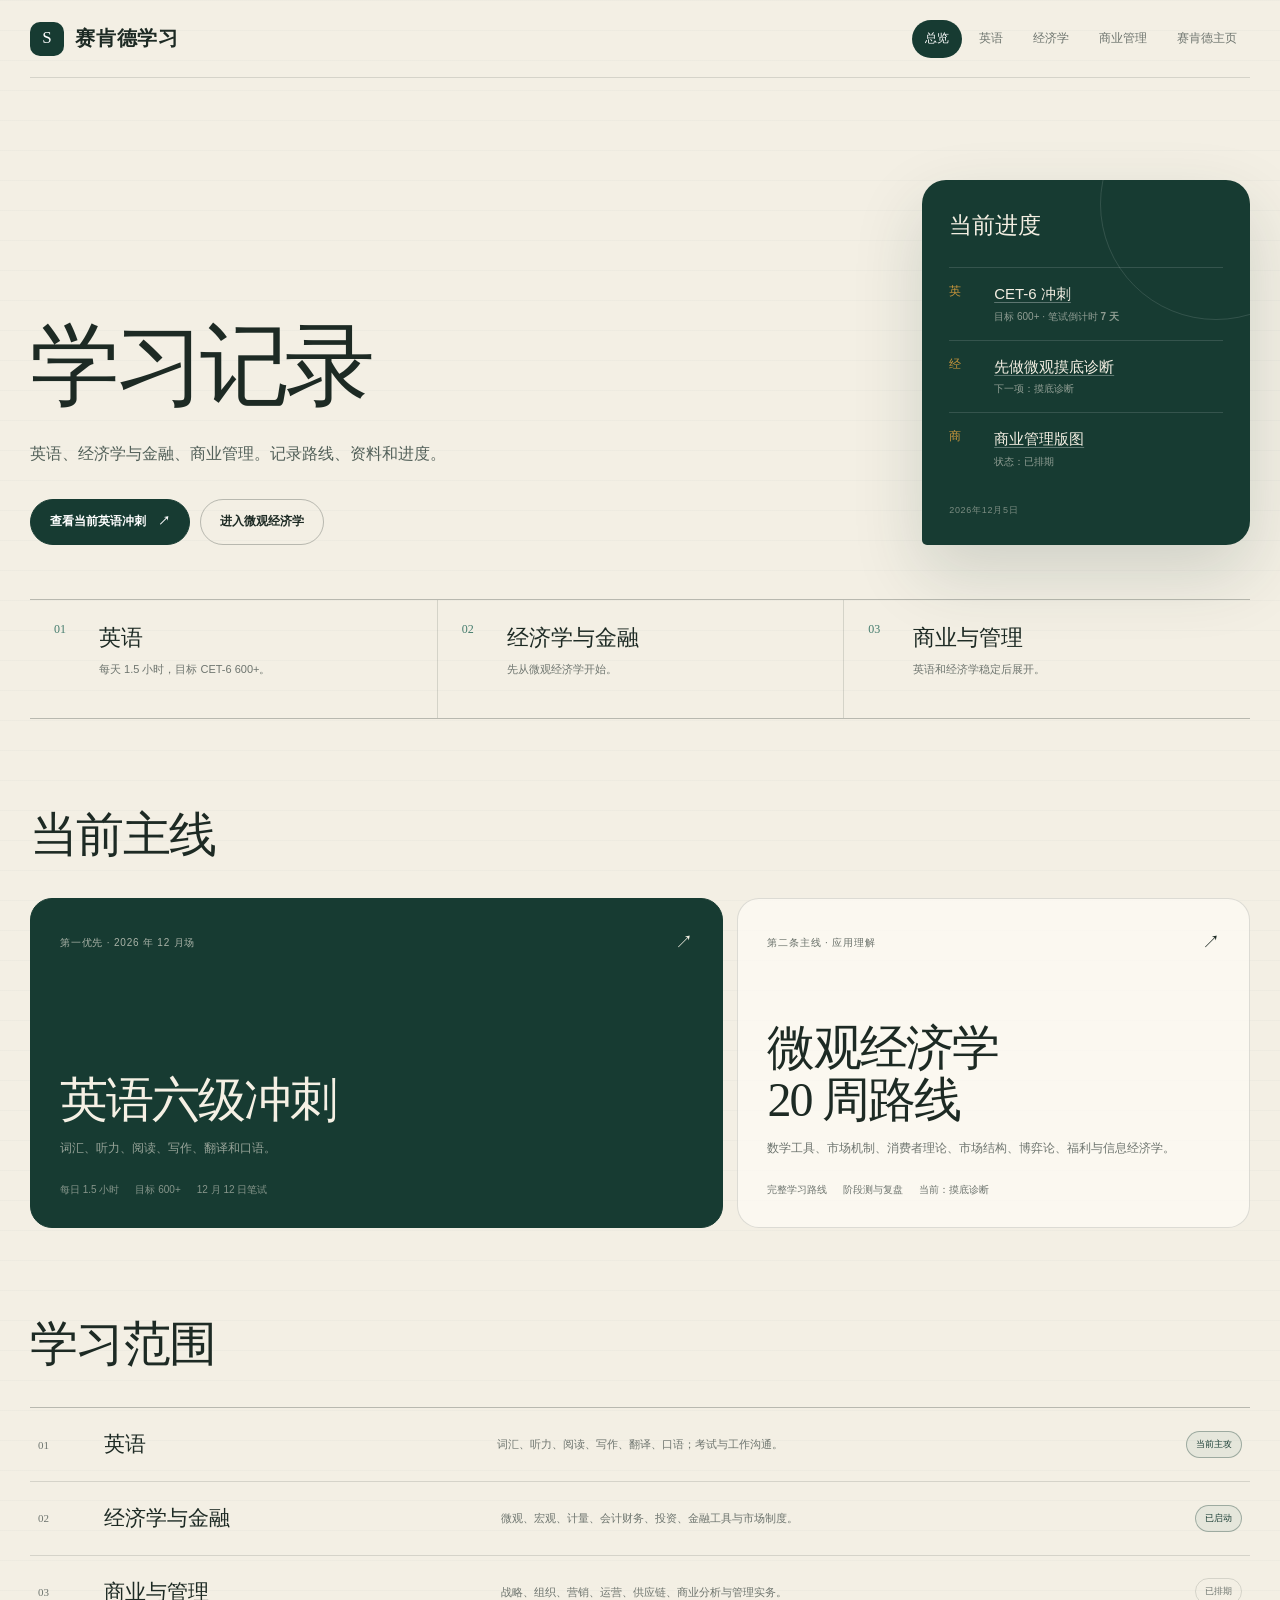
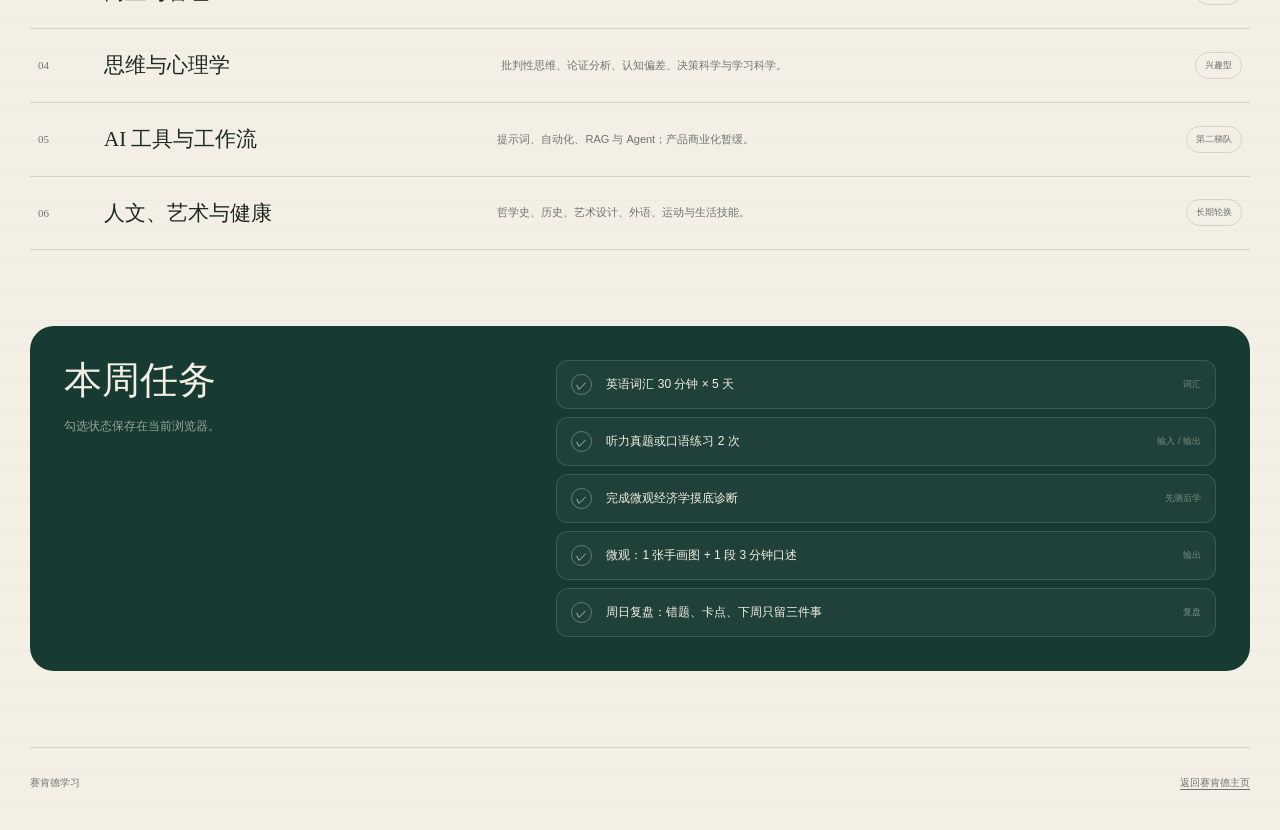
<file: index.html>
<!doctype html>
<html lang="zh-CN">
<head>
  <meta charset="utf-8" />
  <meta name="viewport" content="width=device-width, initial-scale=1, viewport-fit=cover" />
  <title>赛肯德学习｜英语、经济学与商业管理</title>
  <meta name="description" content="英语、经济学与金融、商业管理的学习路线、资料与进度。" />
  <meta name="theme-color" content="#f3efe4" />
  <link rel="canonical" href="https://learn.saikende.cn/" />
  <meta property="og:title" content="赛肯德学习" />
  <meta property="og:description" content="英语、经济学与金融、商业管理的学习记录。" />
  <meta property="og:url" content="https://learn.saikende.cn/" />
  <link rel="icon" href="data:image/svg+xml,%3Csvg xmlns='http://www.w3.org/2000/svg' viewBox='0 0 64 64'%3E%3Crect width='64' height='64' rx='17' fill='%23173b32'/%3E%3Cpath d='M18 18h28v7H18zm0 11h20v7H18zm0 11h28v7H18z' fill='%23f3efe4'/%3E%3C/svg%3E" />
  <link rel="stylesheet" href="./assets/site.css" />
  <link rel="stylesheet" href="./assets/content.css" />
</head>
<body>
  <header class="page-wrap site-head">
    <a class="brand" href="/" aria-label="赛肯德学习首页">
      <span class="brand-mark">S</span>
      <span class="brand-copy"><strong>赛肯德学习</strong></span>
    </a>
    <nav class="site-nav" aria-label="主导航">
      <a href="/" aria-current="page">总览</a>
      <a href="./english/">英语</a>
      <a href="./economics/microeconomics/">经济学</a>
      <a href="./business/">商业管理</a>
      <a href="https://saikende.cn/">赛肯德主页</a>
    </nav>
  </header>

  <main class="page-wrap">
    <section class="home-hero" aria-labelledby="home-title">
      <div class="hero-copy">
        <h1 id="home-title">学习记录</h1>
        <p class="hero-lead">英语、经济学与金融、商业管理。记录路线、资料和进度。</p>
        <div class="hero-actions">
          <a class="button button--primary" href="./english/">查看当前英语冲刺 <span aria-hidden="true">↗</span></a>
          <a class="button" href="./economics/microeconomics/">进入微观经济学</a>
        </div>
      </div>

      <aside class="today-card" aria-labelledby="today-title">
        <h2 id="today-title">当前进度</h2>
        <ol class="today-list">
          <li>
            <span>英</span>
            <div><a href="./english/">CET-6 冲刺</a><small>目标 600+ · 笔试倒计时 <b data-days-to="2026-12-12">计算中</b></small></div>
          </li>
          <li>
            <span>经</span>
            <div><a href="./economics/microeconomics/diagnostic.html">先做微观摸底诊断</a><small>下一项：摸底诊断</small></div>
          </li>
          <li>
            <span>商</span>
            <div><a href="./business/">商业管理版图</a><small>状态：已排期</small></div>
          </li>
        </ol>
        <p class="today-date"><span data-current-date>今天</span></p>
      </aside>
    </section>

    <section class="priority-band" aria-label="学习优先级">
      <article class="priority-item">
        <span>01</span>
        <div><h2>英语</h2><p>每天 1.5 小时，目标 CET-6 600+。</p></div>
      </article>
      <article class="priority-item">
        <span>02</span>
        <div><h2>经济学与金融</h2><p>先从微观经济学开始。</p></div>
      </article>
      <article class="priority-item">
        <span>03</span>
        <div><h2>商业与管理</h2><p>英语和经济学稳定后展开。</p></div>
      </article>
    </section>

    <section class="section" aria-labelledby="focus-title">
      <div class="section-heading">
        <h2 id="focus-title">当前主线</h2>
      </div>
      <div class="focus-grid">
        <a class="focus-card focus-card--dark" href="./english/">
          <div class="focus-top"><span class="focus-tag">第一优先 · 2026 年 12 月场</span><span class="focus-arrow" aria-hidden="true">↗</span></div>
          <h3>英语六级冲刺</h3>
          <p>词汇、听力、阅读、写作、翻译和口语。</p>
          <div class="focus-meta"><span>每日 1.5 小时</span><span>目标 600+</span><span>12 月 12 日笔试</span></div>
        </a>
        <a class="focus-card" href="./economics/microeconomics/">
          <div class="focus-top"><span class="focus-tag">第二条主线 · 应用理解</span><span class="focus-arrow" aria-hidden="true">↗</span></div>
          <h3>微观经济学<br />20 周路线</h3>
          <p>数学工具、市场机制、消费者理论、市场结构、博弈论、福利与信息经济学。</p>
          <div class="focus-meta"><span>完整学习路线</span><span>阶段测与复盘</span><span>当前：摸底诊断</span></div>
        </a>
      </div>
    </section>

    <section class="section" id="map" aria-labelledby="map-title">
      <div class="section-heading">
        <h2 id="map-title">学习范围</h2>
      </div>
      <ol class="map-list">
        <li class="map-row">
          <span>01</span><h3>英语</h3>
          <p>词汇、听力、阅读、写作、翻译、口语；考试与工作沟通。</p>
          <span class="map-status map-status--now">当前主攻</span>
        </li>
        <li class="map-row">
          <span>02</span><h3>经济学与金融</h3>
          <p>微观、宏观、计量、会计财务、投资、金融工具与市场制度。</p>
          <span class="map-status map-status--now">已启动</span>
        </li>
        <li class="map-row">
          <span>03</span><h3>商业与管理</h3>
          <p>战略、组织、营销、运营、供应链、商业分析与管理实务。</p>
          <span class="map-status">已排期</span>
        </li>
        <li class="map-row">
          <span>04</span><h3>思维与心理学</h3>
          <p>批判性思维、论证分析、认知偏差、决策科学与学习科学。</p>
          <span class="map-status">兴趣型</span>
        </li>
        <li class="map-row">
          <span>05</span><h3>AI 工具与工作流</h3>
          <p>提示词、自动化、RAG 与 Agent；产品商业化暂缓。</p>
          <span class="map-status">第二梯队</span>
        </li>
        <li class="map-row">
          <span>06</span><h3>人文、艺术与健康</h3>
          <p>哲学史、历史、艺术设计、外语、运动与生活技能。</p>
          <span class="map-status">长期轮换</span>
        </li>
      </ol>
    </section>

    <section class="section" aria-labelledby="weekly-title">
      <div class="weekly-panel" data-check-group>
        <div class="weekly-intro">
          <h2 id="weekly-title">本周任务</h2>
          <p>勾选状态保存在当前浏览器。</p>
        </div>
        <div class="check-list">
          <button class="check-item" type="button" data-check="words" aria-pressed="false"><span class="check-box">✓</span><span>英语词汇 30 分钟 × 5 天</span><small>词汇</small></button>
          <button class="check-item" type="button" data-check="listening" aria-pressed="false"><span class="check-box">✓</span><span>听力真题或口语练习 2 次</span><small>输入 / 输出</small></button>
          <button class="check-item" type="button" data-check="diagnostic" aria-pressed="false"><span class="check-box">✓</span><span>完成微观经济学摸底诊断</span><small>先测后学</small></button>
          <button class="check-item" type="button" data-check="micro" aria-pressed="false"><span class="check-box">✓</span><span>微观：1 张手画图 + 1 段 3 分钟口述</span><small>输出</small></button>
          <button class="check-item" type="button" data-check="review" aria-pressed="false"><span class="check-box">✓</span><span>周日复盘：错题、卡点、下周只留三件事</span><small>复盘</small></button>
        </div>
      </div>
    </section>
  </main>

  <footer class="page-wrap site-footer">
    <p>赛肯德学习</p>
    <p><a href="https://saikende.cn/">返回赛肯德主页</a></p>
  </footer>

  <script src="./assets/app.js"></script>
</body>
</html>
</file>
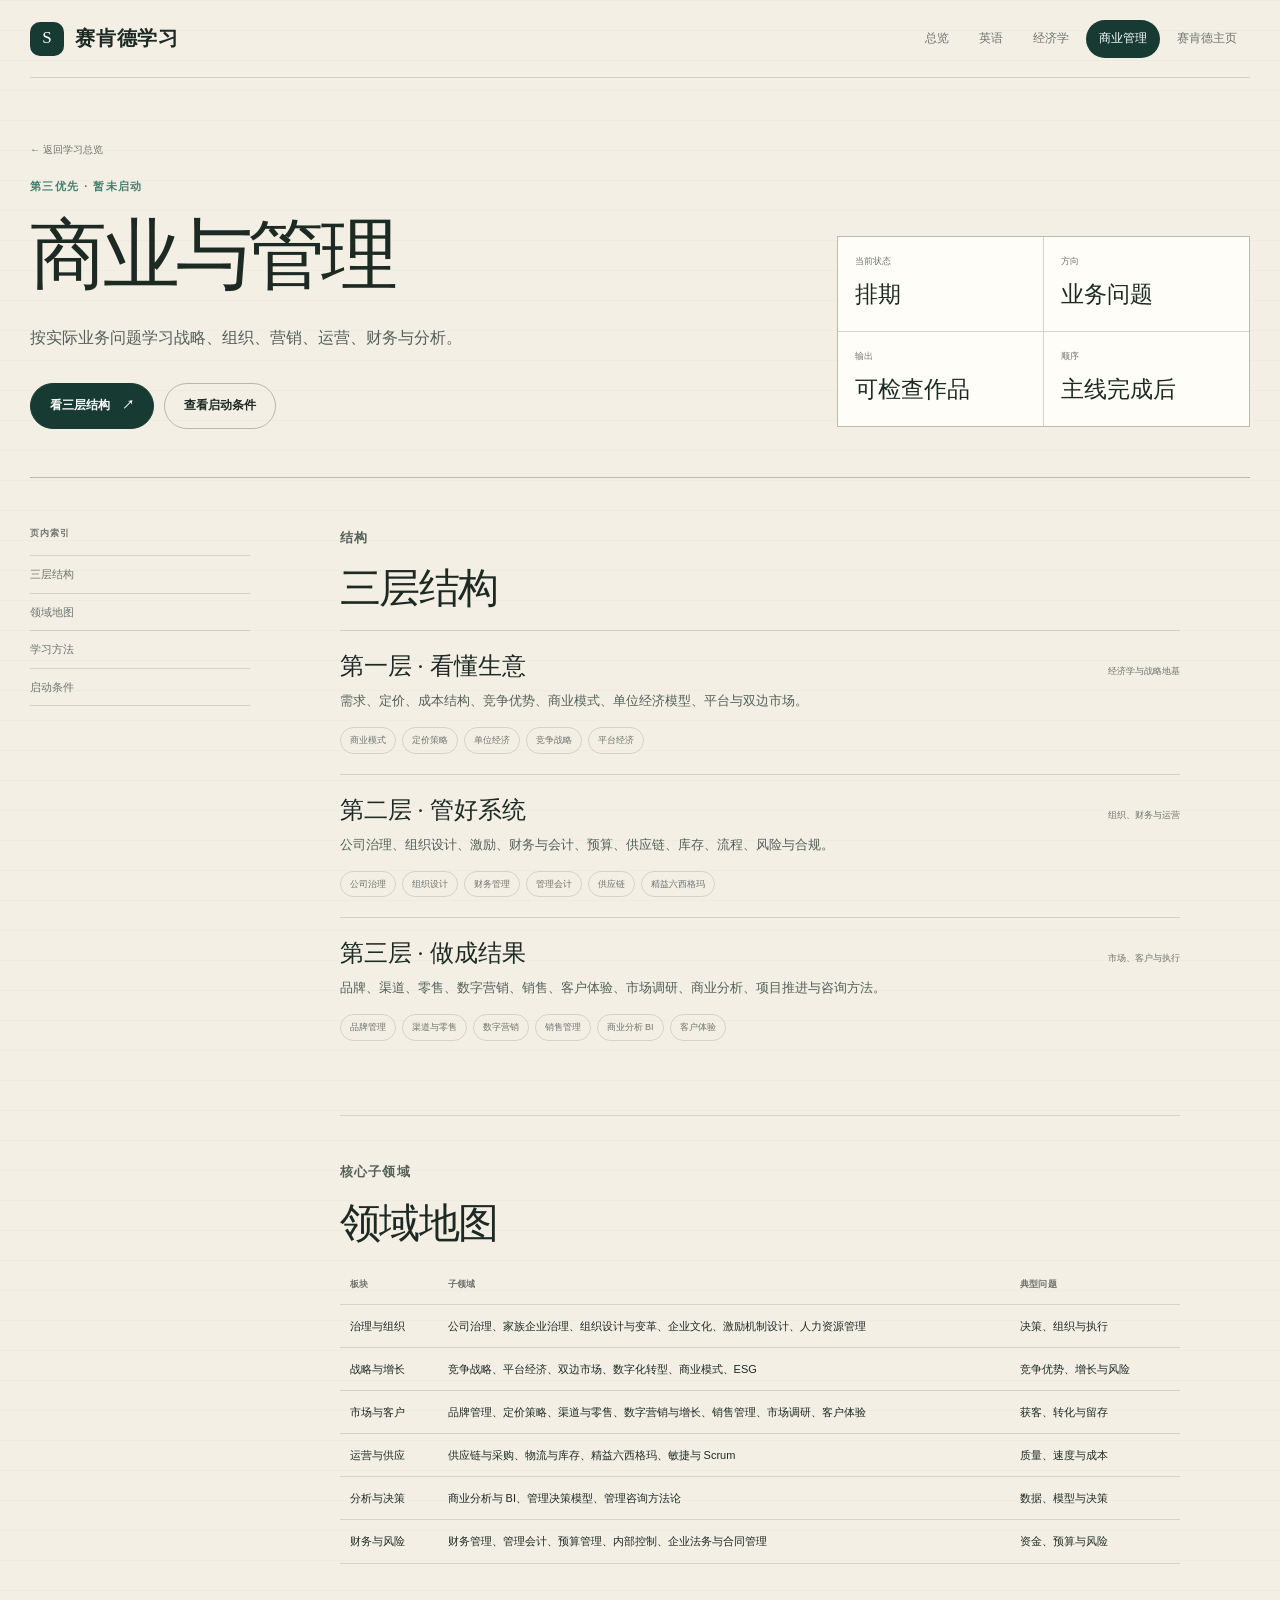
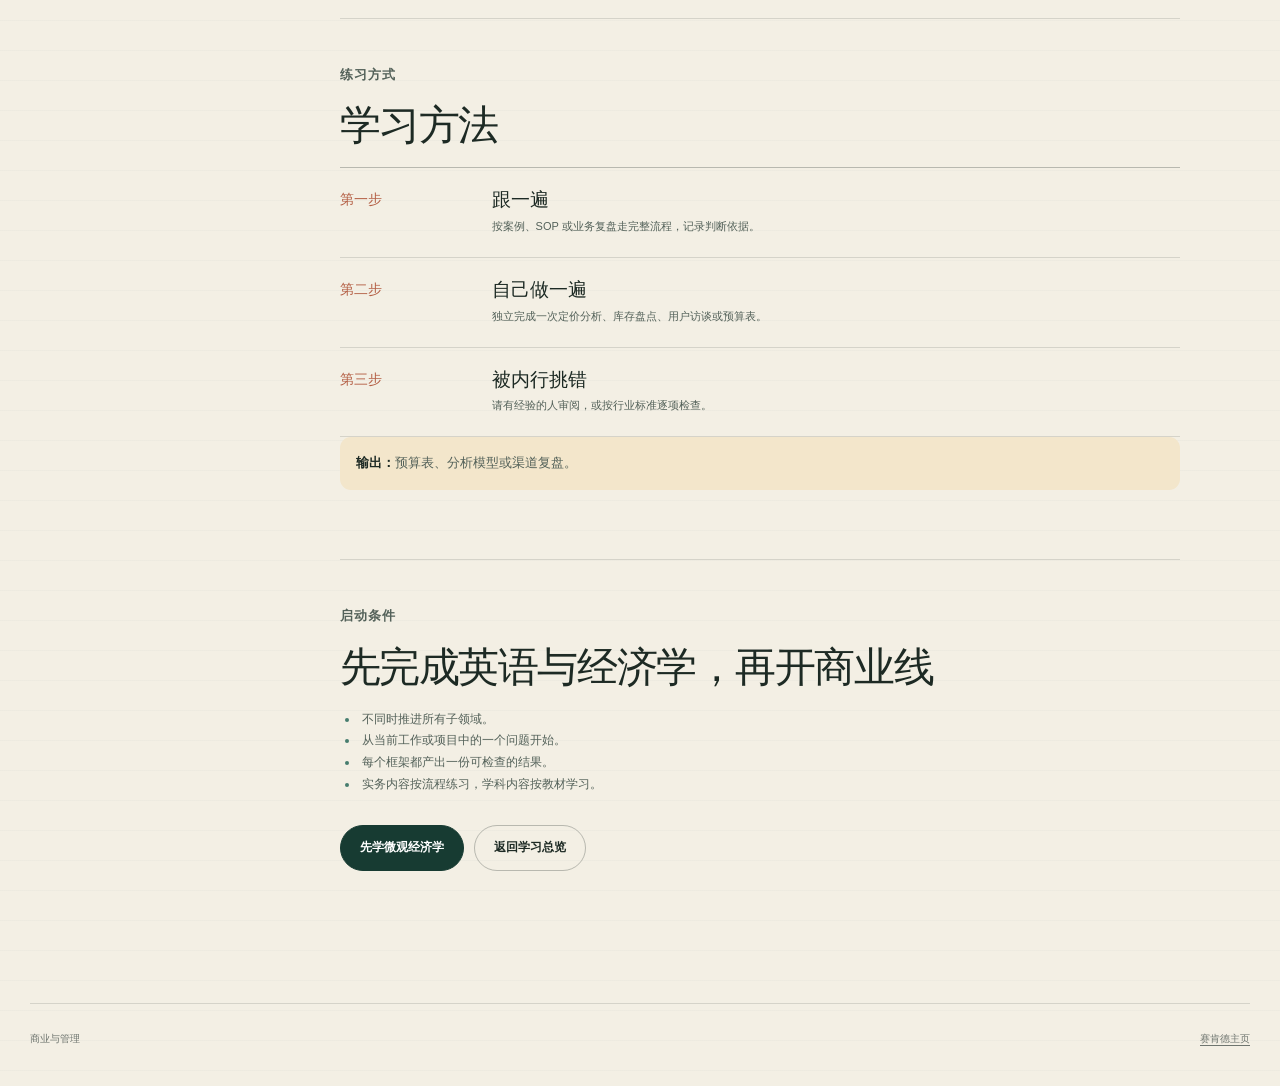
<file: business/index.html>
<!doctype html>
<html lang="zh-CN">
<head>
  <meta charset="utf-8" />
  <meta name="viewport" content="width=device-width, initial-scale=1" />
  <title>商业与管理｜赛肯德学习</title>
  <meta name="description" content="商业与管理学习版图：战略、组织、营销、运营、供应链、财务与商业分析，以真实业务问题组织学习。" />
  <meta name="theme-color" content="#f3efe4" />
  <link rel="canonical" href="https://learn.saikende.cn/business/" />
  <link rel="icon" href="data:image/svg+xml,%3Csvg xmlns='http://www.w3.org/2000/svg' viewBox='0 0 64 64'%3E%3Crect width='64' height='64' rx='17' fill='%23173b32'/%3E%3Cpath d='M18 18h28v7H18zm0 11h20v7H18zm0 11h28v7H18z' fill='%23f3efe4'/%3E%3C/svg%3E" />
  <link rel="stylesheet" href="../assets/site.css" />
  <link rel="stylesheet" href="../assets/content.css" />
</head>
<body>
  <header class="page-wrap site-head">
    <a class="brand" href="/" aria-label="赛肯德学习首页">
      <span class="brand-mark">S</span>
      <span class="brand-copy"><strong>赛肯德学习</strong></span>
    </a>
    <nav class="site-nav" aria-label="主导航">
      <a href="/">总览</a>
      <a href="../english/">英语</a>
      <a href="../economics/microeconomics/">经济学</a>
      <a href="./" aria-current="page">商业管理</a>
      <a href="https://saikende.cn/">赛肯德主页</a>
    </nav>
  </header>

  <main class="page-wrap">
    <section class="track-hero">
      <div>
        <a class="back-link" href="/">← 返回学习总览</a>
        <p class="hero-mark">第三优先 · 暂未启动</p>
        <h1>商业与管理</h1>
        <p class="hero-lead">按实际业务问题学习战略、组织、营销、运营、财务与分析。</p>
        <div class="hero-actions">
          <a class="button button--primary" href="#layers">看三层结构 <span aria-hidden="true">↗</span></a>
          <a class="button" href="#rules">查看启动条件</a>
        </div>
      </div>
      <aside class="track-aside">
        <div class="stat-grid">
          <div class="stat"><small>当前状态</small><strong>排期</strong></div>
          <div class="stat"><small>方向</small><strong>业务问题</strong></div>
          <div class="stat"><small>输出</small><strong>可检查作品</strong></div>
          <div class="stat"><small>顺序</small><strong>主线完成后</strong></div>
        </div>
      </aside>
    </section>

    <div class="article-shell">
      <aside class="side-index">
        <h2>页内索引</h2>
        <nav aria-label="页内目录">
          <a href="#layers">三层结构</a>
          <a href="#map">领域地图</a>
          <a href="#method">学习方法</a>
          <a href="#rules">启动条件</a>
        </nav>
      </aside>

      <article class="content">
        <section class="content-section" id="layers">
          <p class="section-kicker">结构</p>
          <h2>三层结构</h2>

          <div class="layer">
            <div class="layer-head"><h3>第一层 · 看懂生意</h3><span>经济学与战略地基</span></div>
            <p>需求、定价、成本结构、竞争优势、商业模式、单位经济模型、平台与双边市场。</p>
            <div class="tag-list"><span class="tag">商业模式</span><span class="tag">定价策略</span><span class="tag">单位经济</span><span class="tag">竞争战略</span><span class="tag">平台经济</span></div>
          </div>
          <div class="layer">
            <div class="layer-head"><h3>第二层 · 管好系统</h3><span>组织、财务与运营</span></div>
            <p>公司治理、组织设计、激励、财务与会计、预算、供应链、库存、流程、风险与合规。</p>
            <div class="tag-list"><span class="tag">公司治理</span><span class="tag">组织设计</span><span class="tag">财务管理</span><span class="tag">管理会计</span><span class="tag">供应链</span><span class="tag">精益六西格玛</span></div>
          </div>
          <div class="layer">
            <div class="layer-head"><h3>第三层 · 做成结果</h3><span>市场、客户与执行</span></div>
            <p>品牌、渠道、零售、数字营销、销售、客户体验、市场调研、商业分析、项目推进与咨询方法。</p>
            <div class="tag-list"><span class="tag">品牌管理</span><span class="tag">渠道与零售</span><span class="tag">数字营销</span><span class="tag">销售管理</span><span class="tag">商业分析 BI</span><span class="tag">客户体验</span></div>
          </div>
        </section>

        <section class="content-section" id="map">
          <p class="section-kicker">核心子领域</p>
          <h2>领域地图</h2>
          <table class="map-table">
            <thead><tr><th>板块</th><th>子领域</th><th>典型问题</th></tr></thead>
            <tbody>
              <tr><td>治理与组织</td><td>公司治理、家族企业治理、组织设计与变革、企业文化、激励机制设计、人力资源管理</td><td>决策、组织与执行</td></tr>
              <tr><td>战略与增长</td><td>竞争战略、平台经济、双边市场、数字化转型、商业模式、ESG</td><td>竞争优势、增长与风险</td></tr>
              <tr><td>市场与客户</td><td>品牌管理、定价策略、渠道与零售、数字营销与增长、销售管理、市场调研、客户体验</td><td>获客、转化与留存</td></tr>
              <tr><td>运营与供应</td><td>供应链与采购、物流与库存、精益六西格玛、敏捷与 Scrum</td><td>质量、速度与成本</td></tr>
              <tr><td>分析与决策</td><td>商业分析与 BI、管理决策模型、管理咨询方法论</td><td>数据、模型与决策</td></tr>
              <tr><td>财务与风险</td><td>财务管理、管理会计、预算管理、内部控制、企业法务与合同管理</td><td>资金、预算与风险</td></tr>
            </tbody>
          </table>
        </section>

        <section class="content-section" id="method">
          <p class="section-kicker">练习方式</p>
          <h2>学习方法</h2>
          <ol class="week-plan">
            <li><time>第一步</time><div><h3>跟一遍</h3><p>按案例、SOP 或业务复盘走完整流程，记录判断依据。</p></div></li>
            <li><time>第二步</time><div><h3>自己做一遍</h3><p>独立完成一次定价分析、库存盘点、用户访谈或预算表。</p></div></li>
            <li><time>第三步</time><div><h3>被内行挑错</h3><p>请有经验的人审阅，或按行业标准逐项检查。</p></div></li>
          </ol>
          <p class="example"><strong>输出：</strong>预算表、分析模型或渠道复盘。</p>
        </section>

        <section class="content-section" id="rules">
          <p class="section-kicker">启动条件</p>
          <h2>先完成英语与经济学，再开商业线</h2>
          <ul class="dod-list">
            <li>不同时推进所有子领域。</li>
            <li>从当前工作或项目中的一个问题开始。</li>
            <li>每个框架都产出一份可检查的结果。</li>
            <li>实务内容按流程练习，学科内容按教材学习。</li>
          </ul>
          <div class="hero-actions">
            <a class="button button--primary" href="../economics/microeconomics/">先学微观经济学</a>
            <a class="button" href="/">返回学习总览</a>
          </div>
        </section>
      </article>
    </div>
  </main>

  <footer class="page-wrap site-footer">
    <p>商业与管理</p>
    <p><a href="https://saikende.cn/">赛肯德主页</a></p>
  </footer>
</body>
</html>
</file>
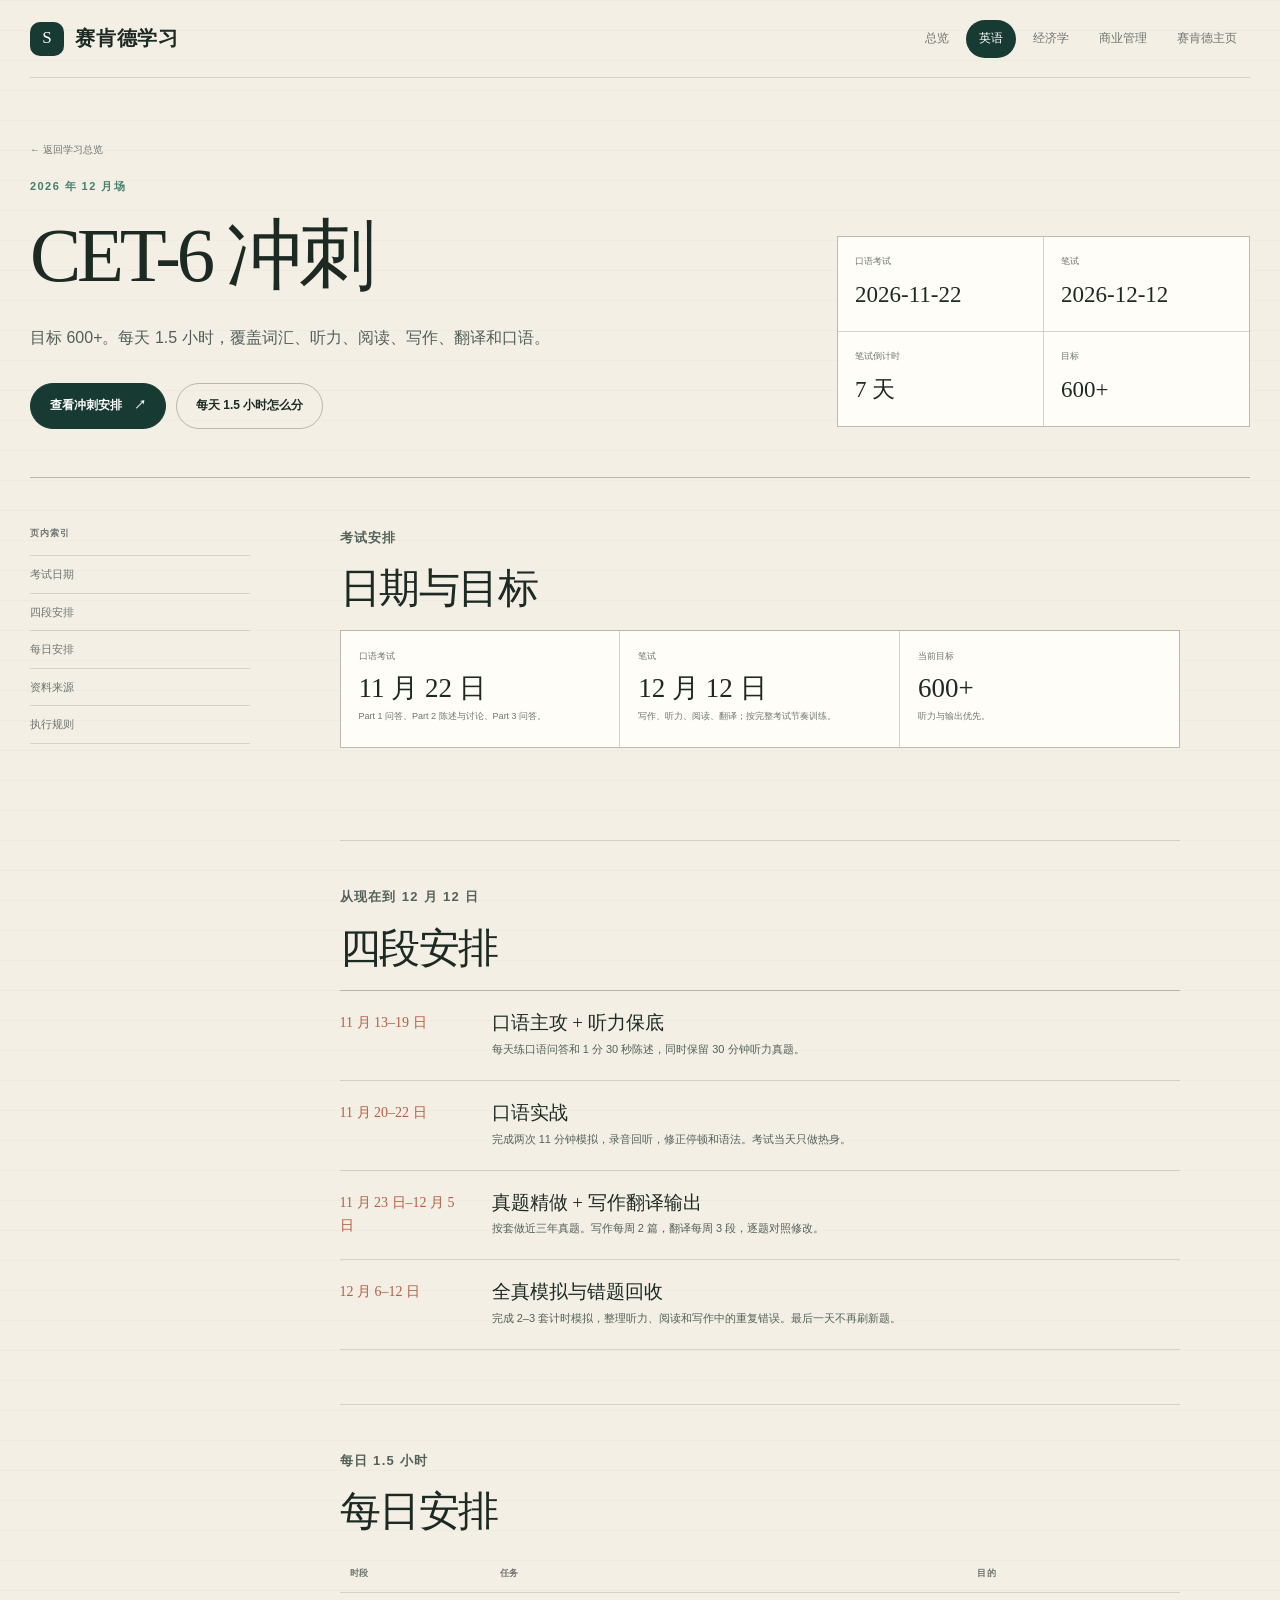
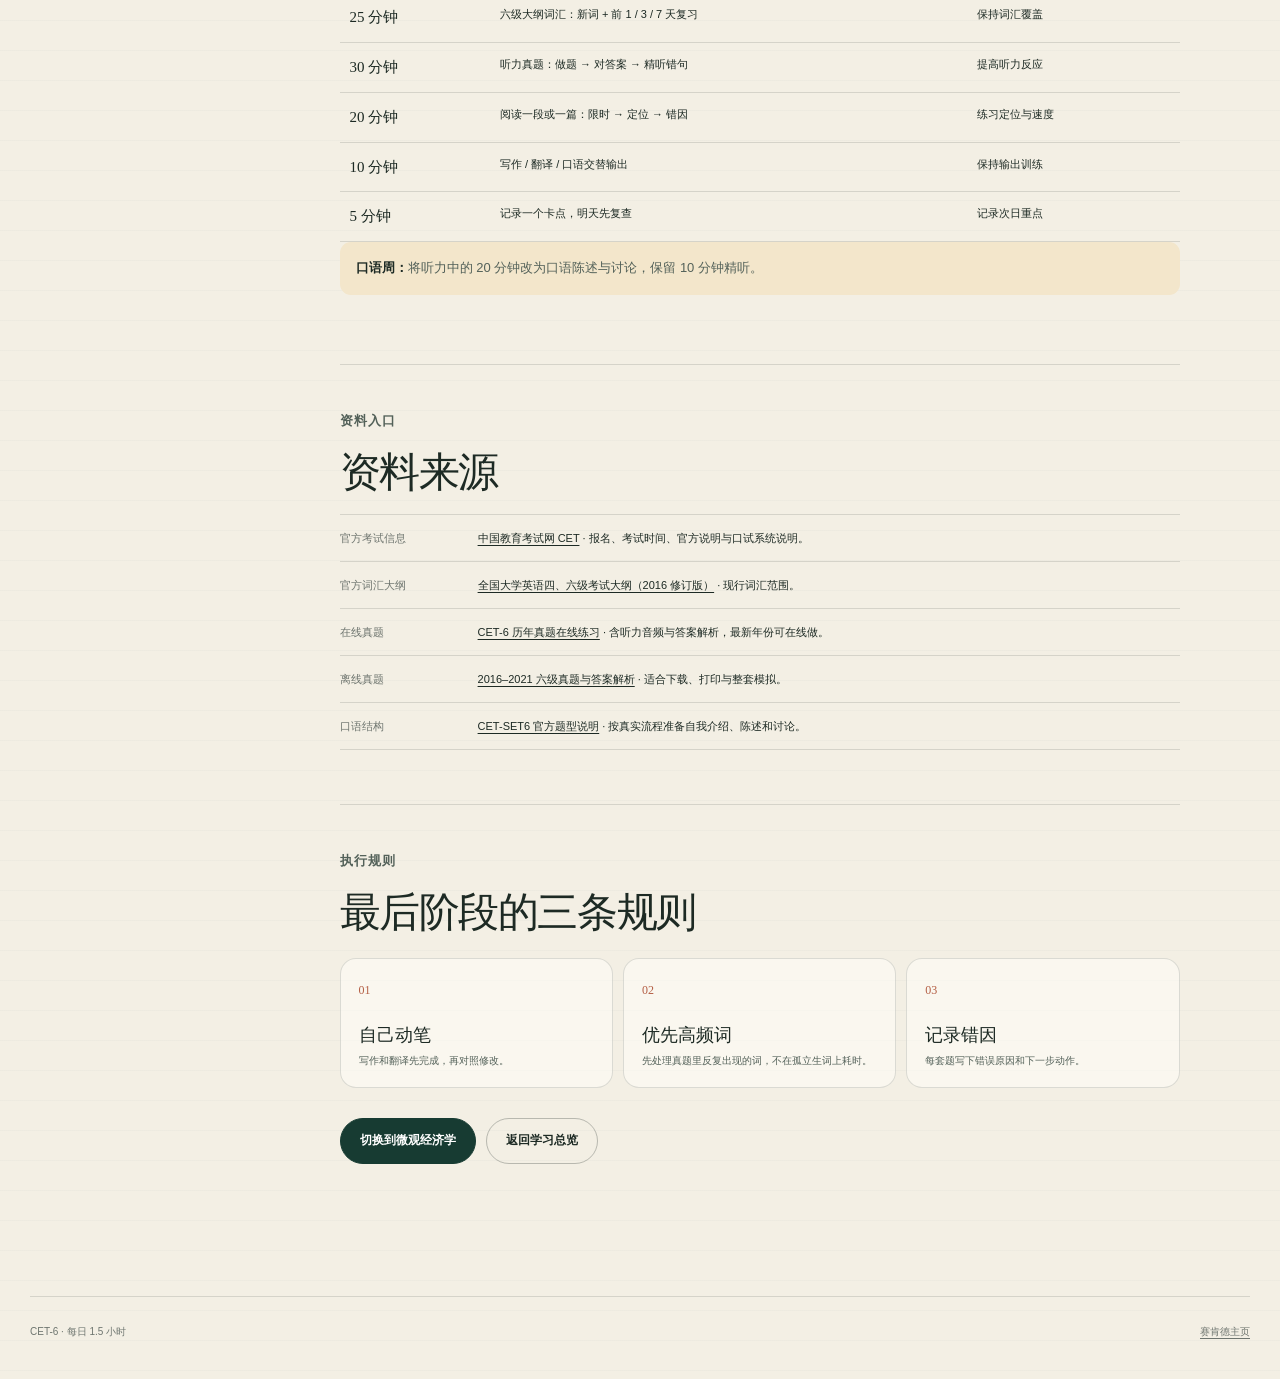
<file: english/index.html>
<!doctype html>
<html lang="zh-CN">
<head>
  <meta charset="utf-8" />
  <meta name="viewport" content="width=device-width, initial-scale=1" />
  <title>CET-6 冲刺计划｜赛肯德学习</title>
  <meta name="description" content="CET-6 600+ 冲刺计划：每日 1.5 小时，覆盖词汇、听力、阅读、写作、翻译和口语。" />
  <meta name="theme-color" content="#f3efe4" />
  <link rel="canonical" href="https://learn.saikende.cn/english/" />
  <link rel="icon" href="data:image/svg+xml,%3Csvg xmlns='http://www.w3.org/2000/svg' viewBox='0 0 64 64'%3E%3Crect width='64' height='64' rx='17' fill='%23173b32'/%3E%3Cpath d='M18 18h28v7H18zm0 11h20v7H18zm0 11h28v7H18z' fill='%23f3efe4'/%3E%3C/svg%3E" />
  <link rel="stylesheet" href="../assets/site.css" />
  <link rel="stylesheet" href="../assets/content.css" />
</head>
<body>
  <header class="page-wrap site-head">
    <a class="brand" href="/" aria-label="赛肯德学习首页">
      <span class="brand-mark">S</span>
      <span class="brand-copy"><strong>赛肯德学习</strong></span>
    </a>
    <nav class="site-nav" aria-label="主导航">
      <a href="/">总览</a>
      <a href="./" aria-current="page">英语</a>
      <a href="../economics/microeconomics/">经济学</a>
      <a href="../business/">商业管理</a>
      <a href="https://saikende.cn/">赛肯德主页</a>
    </nav>
  </header>

  <main class="page-wrap">
    <section class="track-hero">
      <div>
        <a class="back-link" href="/">← 返回学习总览</a>
        <p class="hero-mark">2026 年 12 月场</p>
        <h1>CET-6 冲刺</h1>
        <p class="hero-lead">目标 600+。每天 1.5 小时，覆盖词汇、听力、阅读、写作、翻译和口语。</p>
        <div class="hero-actions">
          <a class="button button--primary" href="#schedule">查看冲刺安排 <span aria-hidden="true">↗</span></a>
          <a class="button" href="#daily">每天 1.5 小时怎么分</a>
        </div>
      </div>
      <aside class="track-aside">
        <div class="stat-grid">
          <div class="stat"><small>口语考试</small><strong>2026-11-22</strong></div>
          <div class="stat"><small>笔试</small><strong>2026-12-12</strong></div>
          <div class="stat"><small>笔试倒计时</small><strong data-days-to="2026-12-12">计算中</strong></div>
          <div class="stat"><small>目标</small><strong>600+</strong></div>
        </div>
      </aside>
    </section>

    <div class="article-shell">
      <aside class="side-index">
        <h2>页内索引</h2>
        <nav aria-label="页内目录">
          <a href="#coordinate">考试日期</a>
          <a href="#schedule">四段安排</a>
          <a href="#daily">每日安排</a>
          <a href="#resources">资料来源</a>
          <a href="#rules">执行规则</a>
        </nav>
      </aside>

      <article class="content">
        <section class="content-section" id="coordinate">
          <p class="section-kicker">考试安排</p>
          <h2>日期与目标</h2>
          <div class="exam-strip">
            <div><small>口语考试</small><strong>11 月 22 日</strong><p>Part 1 问答、Part 2 陈述与讨论、Part 3 问答。</p></div>
            <div><small>笔试</small><strong>12 月 12 日</strong><p>写作、听力、阅读、翻译；按完整考试节奏训练。</p></div>
            <div><small>当前目标</small><strong>600+</strong><p>听力与输出优先。</p></div>
          </div>
        </section>

        <section class="content-section" id="schedule">
          <p class="section-kicker">从现在到 12 月 12 日</p>
          <h2>四段安排</h2>
          <ol class="week-plan">
            <li>
              <time>11 月 13–19 日</time>
              <div><h3>口语主攻 + 听力保底</h3><p>每天练口语问答和 1 分 30 秒陈述，同时保留 30 分钟听力真题。</p></div>
            </li>
            <li>
              <time>11 月 20–22 日</time>
              <div><h3>口语实战</h3><p>完成两次 11 分钟模拟，录音回听，修正停顿和语法。考试当天只做热身。</p></div>
            </li>
            <li>
              <time>11 月 23 日–12 月 5 日</time>
              <div><h3>真题精做 + 写作翻译输出</h3><p>按套做近三年真题。写作每周 2 篇，翻译每周 3 段，逐题对照修改。</p></div>
            </li>
            <li>
              <time>12 月 6–12 日</time>
              <div><h3>全真模拟与错题回收</h3><p>完成 2–3 套计时模拟，整理听力、阅读和写作中的重复错误。最后一天不再刷新题。</p></div>
            </li>
          </ol>
        </section>

        <section class="content-section" id="daily">
          <p class="section-kicker">每日 1.5 小时</p>
          <h2>每日安排</h2>
          <table class="daily-table">
            <thead><tr><th>时段</th><th>任务</th><th>目的</th></tr></thead>
            <tbody>
              <tr><td>25 分钟</td><td>六级大纲词汇：新词 + 前 1 / 3 / 7 天复习</td><td>保持词汇覆盖</td></tr>
              <tr><td>30 分钟</td><td>听力真题：做题 → 对答案 → 精听错句</td><td>提高听力反应</td></tr>
              <tr><td>20 分钟</td><td>阅读一段或一篇：限时 → 定位 → 错因</td><td>练习定位与速度</td></tr>
              <tr><td>10 分钟</td><td>写作 / 翻译 / 口语交替输出</td><td>保持输出训练</td></tr>
              <tr><td>5 分钟</td><td>记录一个卡点，明天先复查</td><td>记录次日重点</td></tr>
            </tbody>
          </table>
          <p class="example"><strong>口语周：</strong>将听力中的 20 分钟改为口语陈述与讨论，保留 10 分钟精听。</p>
        </section>

        <section class="content-section" id="resources">
          <p class="section-kicker">资料入口</p>
          <h2>资料来源</h2>
          <ul class="resource-list">
            <li><span>官方考试信息</span><div><a href="https://cet.neea.edu.cn/">中国教育考试网 CET</a> · 报名、考试时间、官方说明与口试系统说明。</div></li>
            <li><span>官方词汇大纲</span><div><a href="https://cet.neea.edu.cn/res/Home/1704/55b02330ac17274664f06d9d3db8249d.pdf">全国大学英语四、六级考试大纲（2016 修订版）</a> · 现行词汇范围。</div></li>
            <li><span>在线真题</span><div><a href="https://zhenti.burningvocabulary.cn/cet6">CET-6 历年真题在线练习</a> · 含听力音频与答案解析，最新年份可在线做。</div></li>
            <li><span>离线真题</span><div><a href="https://github.com/youngflysky/KaoYanZhenTi-PDF">2016–2021 六级真题与答案解析</a> · 适合下载、打印与整套模拟。</div></li>
            <li><span>口语结构</span><div><a href="https://cet.neea.edu.cn/xhtml1/report/16123/200-1.htm">CET-SET6 官方题型说明</a> · 按真实流程准备自我介绍、陈述和讨论。</div></li>
          </ul>
        </section>

        <section class="content-section" id="rules">
          <p class="section-kicker">执行规则</p>
          <h2>最后阶段的三条规则</h2>
          <div class="rule-grid">
            <div class="rule"><span>01</span><h3>自己动笔</h3><p>写作和翻译先完成，再对照修改。</p></div>
            <div class="rule"><span>02</span><h3>优先高频词</h3><p>先处理真题里反复出现的词，不在孤立生词上耗时。</p></div>
            <div class="rule"><span>03</span><h3>记录错因</h3><p>每套题写下错误原因和下一步动作。</p></div>
          </div>
          <div class="hero-actions">
            <a class="button button--primary" href="../economics/microeconomics/">切换到微观经济学</a>
            <a class="button" href="/">返回学习总览</a>
          </div>
        </section>
      </article>
    </div>
  </main>

  <footer class="page-wrap site-footer">
    <p>CET-6 · 每日 1.5 小时</p>
    <p><a href="https://saikende.cn/">赛肯德主页</a></p>
  </footer>

  <script src="../assets/app.js"></script>
</body>
</html>
</file>
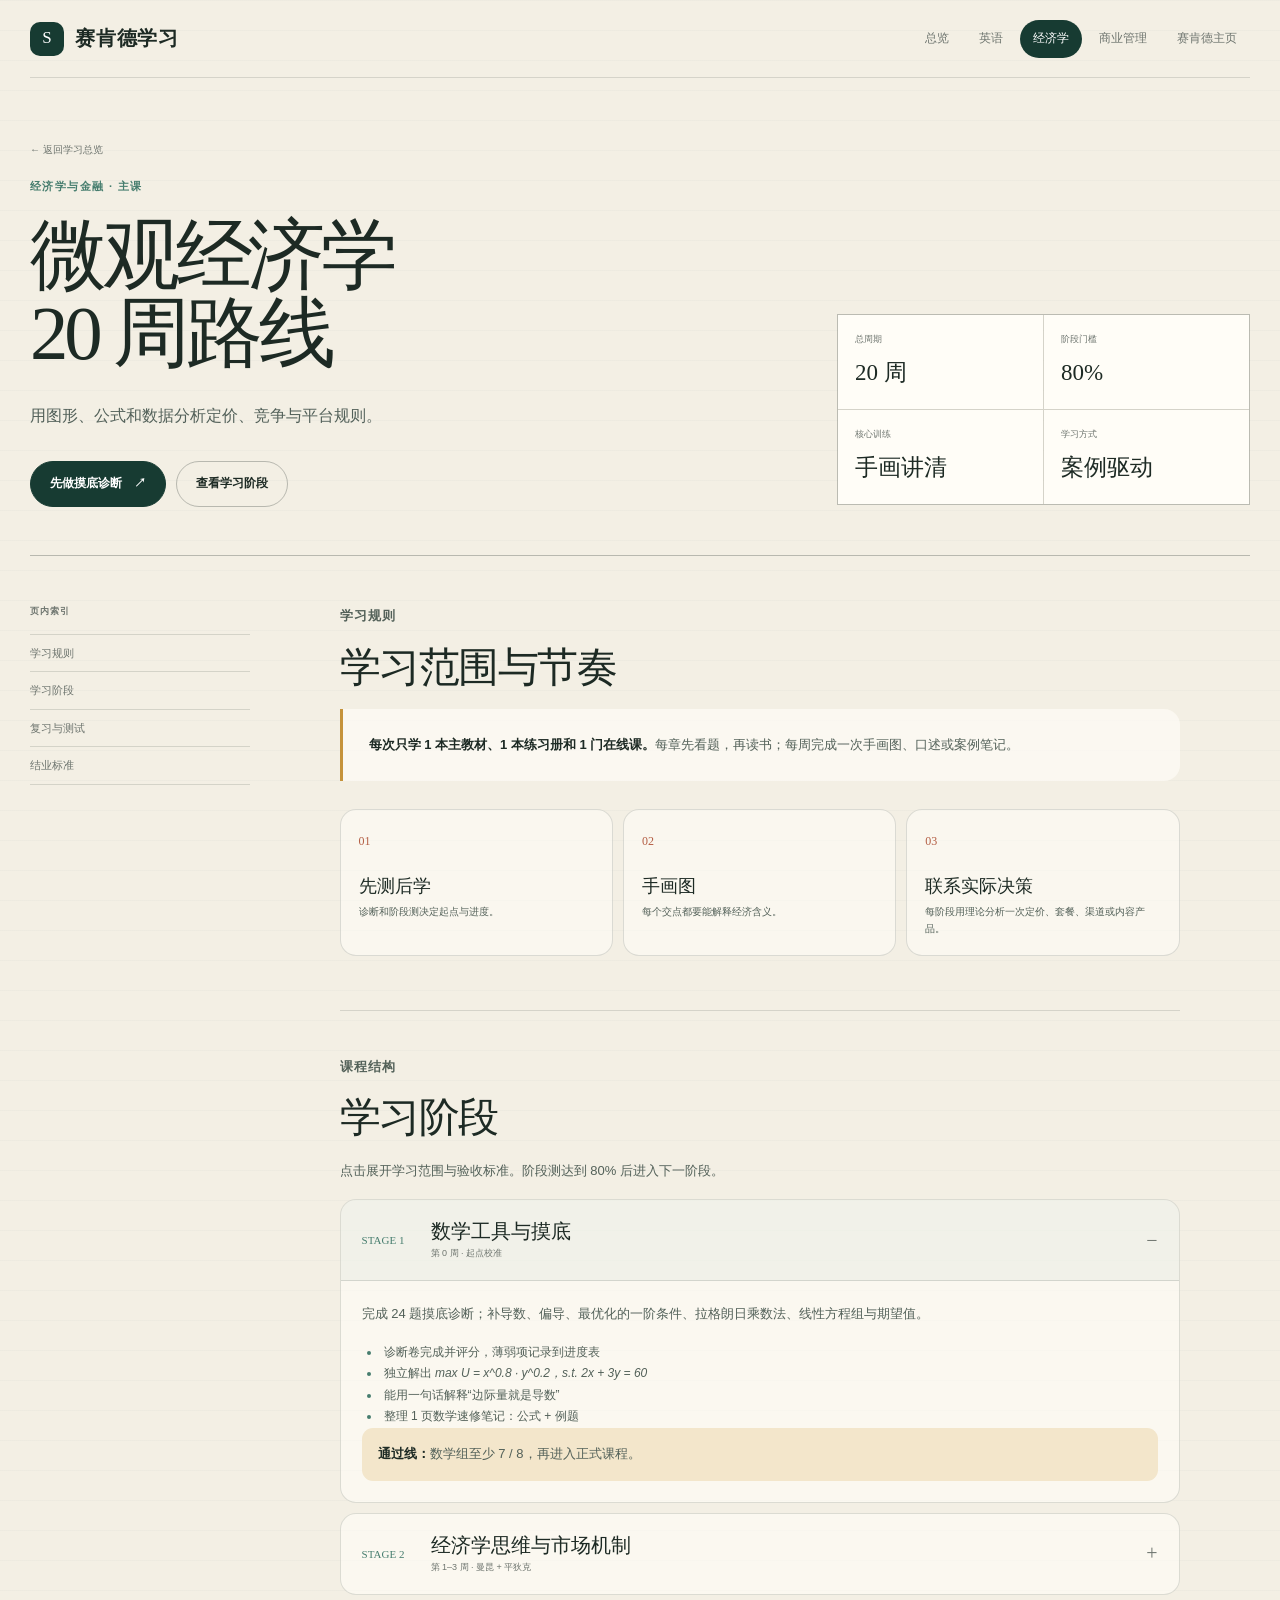
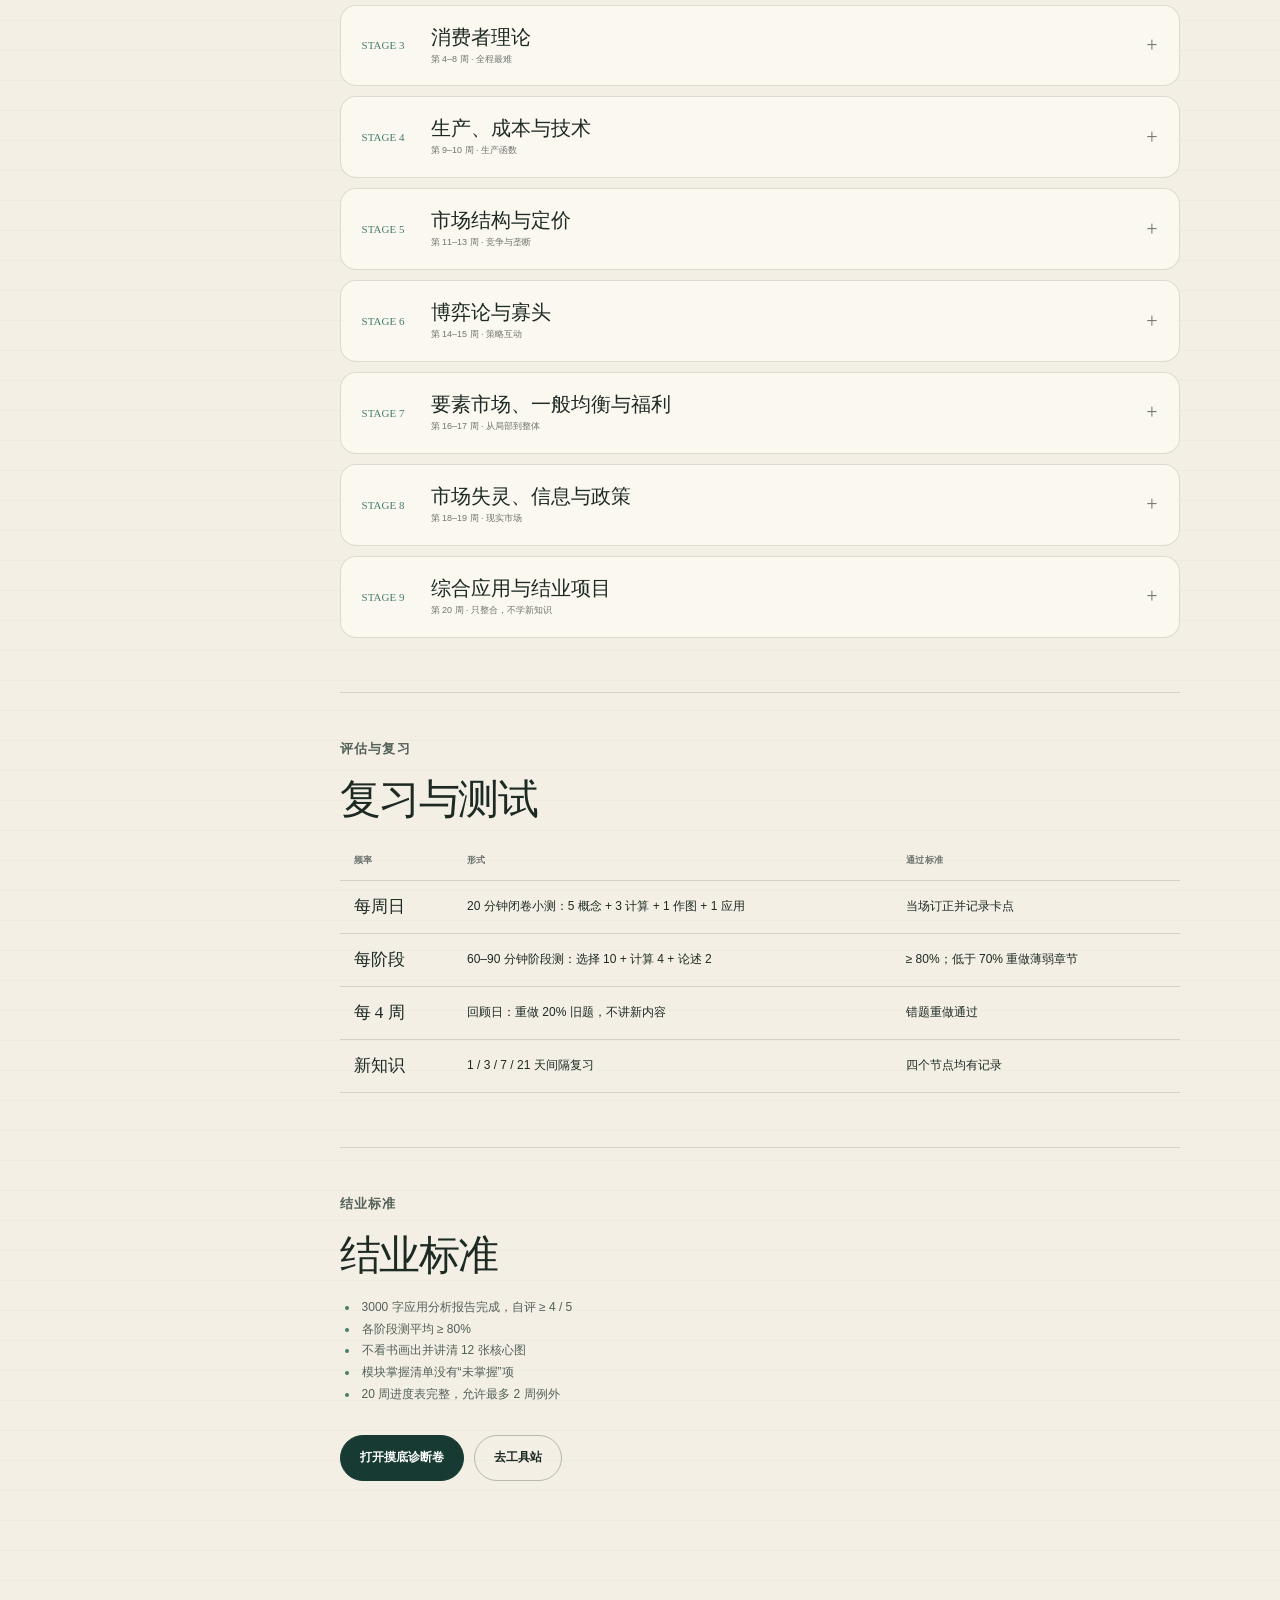
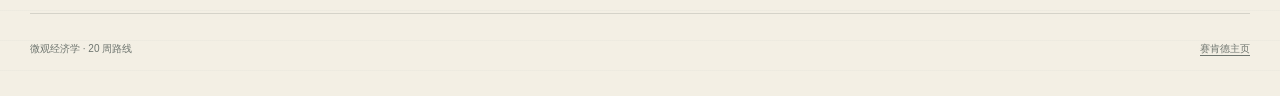
<file: economics/microeconomics/index.html>
<!doctype html>
<html lang="zh-CN">
<head>
  <meta charset="utf-8" />
  <meta name="viewport" content="width=device-width, initial-scale=1" />
  <title>微观经济学 20 周路线｜赛肯德学习</title>
  <meta name="description" content="从数学工具、市场机制到消费者理论、市场结构、博弈论、福利经济学与市场失灵的完整微观经济学学习路线。" />
  <meta name="theme-color" content="#f3efe4" />
  <link rel="canonical" href="https://learn.saikende.cn/economics/microeconomics/" />
  <link rel="icon" href="data:image/svg+xml,%3Csvg xmlns='http://www.w3.org/2000/svg' viewBox='0 0 64 64'%3E%3Crect width='64' height='64' rx='17' fill='%23173b32'/%3E%3Cpath d='M18 18h28v7H18zm0 11h20v7H18zm0 11h28v7H18z' fill='%23f3efe4'/%3E%3C/svg%3E" />
  <link rel="stylesheet" href="../../assets/site.css" />
  <link rel="stylesheet" href="../../assets/content.css" />
</head>
<body>
  <header class="page-wrap site-head">
    <a class="brand" href="/" aria-label="赛肯德学习首页">
      <span class="brand-mark">S</span>
      <span class="brand-copy"><strong>赛肯德学习</strong></span>
    </a>
    <nav class="site-nav" aria-label="主导航">
      <a href="/">总览</a>
      <a href="../../english/">英语</a>
      <a href="./" aria-current="page">经济学</a>
      <a href="../../business/">商业管理</a>
      <a href="https://saikende.cn/">赛肯德主页</a>
    </nav>
  </header>

  <main class="page-wrap">
    <section class="track-hero">
      <div>
        <a class="back-link" href="/">← 返回学习总览</a>
        <p class="hero-mark">经济学与金融 · 主课</p>
        <h1>微观经济学<br />20 周路线</h1>
        <p class="hero-lead">用图形、公式和数据分析定价、竞争与平台规则。</p>
        <div class="hero-actions">
          <a class="button button--primary" href="./diagnostic.html">先做摸底诊断 <span aria-hidden="true">↗</span></a>
          <a class="button" href="#stages">查看学习阶段</a>
        </div>
      </div>
      <aside class="track-aside">
        <div class="stat-grid">
          <div class="stat"><small>总周期</small><strong>20 周</strong></div>
          <div class="stat"><small>阶段门槛</small><strong>80%</strong></div>
          <div class="stat"><small>核心训练</small><strong>手画讲清</strong></div>
          <div class="stat"><small>学习方式</small><strong>案例驱动</strong></div>
        </div>
      </aside>
    </section>

    <div class="article-shell">
      <aside class="side-index">
        <h2>页内索引</h2>
        <nav aria-label="页内目录">
          <a href="#rules">学习规则</a>
          <a href="#stages">学习阶段</a>
          <a href="#assessment">复习与测试</a>
          <a href="#finish">结业标准</a>
        </nav>
      </aside>

      <article class="content">
        <section class="content-section" id="rules">
          <p class="section-kicker">学习规则</p>
          <h2>学习范围与节奏</h2>
          <div class="lead-box">
            <p><strong>每次只学 1 本主教材、1 本练习册和 1 门在线课。</strong>每章先看题，再读书；每周完成一次手画图、口述或案例笔记。</p>
          </div>
          <div class="rule-grid">
            <div class="rule"><span>01</span><h3>先测后学</h3><p>诊断和阶段测决定起点与进度。</p></div>
            <div class="rule"><span>02</span><h3>手画图</h3><p>每个交点都要能解释经济含义。</p></div>
            <div class="rule"><span>03</span><h3>联系实际决策</h3><p>每阶段用理论分析一次定价、套餐、渠道或内容产品。</p></div>
          </div>
        </section>

        <section class="content-section" id="stages">
          <p class="section-kicker">课程结构</p>
          <h2>学习阶段</h2>
          <p>点击展开学习范围与验收标准。阶段测达到 80% 后进入下一阶段。</p>
          <div class="stage-list">
            <details class="stage" open>
              <summary><span>STAGE 1</span><div><h3>数学工具与摸底</h3><small>第 0 周 · 起点校准</small></div></summary>
              <div class="stage-body">
                <p>完成 24 题摸底诊断；补导数、偏导、最优化的一阶条件、拉格朗日乘数法、线性方程组与期望值。</p>
                <ul class="dod-list">
                  <li>诊断卷完成并评分，薄弱项记录到进度表</li>
                  <li>独立解出 <em>max U = x^0.8 · y^0.2，s.t. 2x + 3y = 60</em></li>
                  <li>能用一句话解释“边际量就是导数”</li>
                  <li>整理 1 页数学速修笔记：公式 + 例题</li>
                </ul>
                <p class="example"><strong>通过线：</strong>数学组至少 7 / 8，再进入正式课程。</p>
              </div>
            </details>

            <details class="stage">
              <summary><span>STAGE 2</span><div><h3>经济学思维与市场机制</h3><small>第 1–3 周 · 曼昆 + 平狄克</small></div></summary>
              <div class="stage-body">
                <p>稀缺与机会成本、比较优势、供需均衡、弹性、消费者剩余、生产者剩余、价格干预、税收与补贴、无谓损失。</p>
                <ul class="dod-list">
                  <li>30 分钟完成一道“供需均衡 + 弹性 + 税收福利”综合题，正确率 ≥ 80%</li>
                  <li>用弹性判断涨价或降价对总收入的影响，并用真实商品数据实算一次</li>
                  <li>阶段测 1 ≥ 80%</li>
                  <li>手画并讲清供需均衡图、税收与无谓损失图</li>
                </ul>
                <p class="example"><strong>应用：</strong>拿自己店铺或竞品的三个价格点估算需求弹性，判断还有没有提价空间。</p>
              </div>
            </details>

            <details class="stage">
              <summary><span>STAGE 3</span><div><h3>消费者理论</h3><small>第 4–8 周 · 全程最难</small></div></summary>
              <div class="stage-body">
                <p>偏好与效用、预算约束、效用最大化、边际替代率、需求函数、斯勒茨基分解、显示偏好、不确定性与风险偏好。</p>
                <ul class="dod-list">
                  <li>独立完成斯勒茨基分解，含图与公式，正确率 ≥ 80%</li>
                  <li>从 Cobb-Douglas、完全替代、完全互补三类效用函数推出需求函数</li>
                  <li>解释“低价套餐 + 高价附加”为什么能提高客单价</li>
                  <li>解释风险溢价与保险需求；阶段测 2 ≥ 80%</li>
                </ul>
                <p class="example"><strong>应用：</strong>用无差异曲线分析会员、套餐与阶梯定价为什么有效。</p>
              </div>
            </details>

            <details class="stage">
              <summary><span>STAGE 4</span><div><h3>生产、成本与技术</h3><small>第 9–10 周 · 生产函数</small></div></summary>
              <div class="stage-body">
                <p>生产函数、边际报酬递减、规模报酬、等产量线、成本最小化、短期与长期成本曲线、规模经济与范围经济。</p>
                <ul class="dod-list">
                  <li>由生产函数推导成本函数，并画出 MC / AVC / ATC</li>
                  <li>解释 MC 与 ATC 相交处为什么是 ATC 最低点</li>
                  <li>用 Python 画出内容产品的固定成本与近零边际成本</li>
                  <li>阶段测 3 ≥ 80%</li>
                </ul>
                <p class="example"><strong>应用：</strong>虚拟商品、课程、模板的边际成本趋近于零，这直接决定定价、增长与产品组合。</p>
              </div>
            </details>

            <details class="stage">
              <summary><span>STAGE 5</span><div><h3>市场结构与定价</h3><small>第 11–13 周 · 竞争与垄断</small></div></summary>
              <div class="stage-body">
                <p>完全竞争、停业点、长期均衡、垄断定价、勒纳指数、一至三级价格歧视、自然垄断、垄断竞争。</p>
                <ul class="dod-list">
                  <li>解垄断定价题并计算加成率 / 勒纳指数</li>
                  <li>判断三个真实案例属于哪一类价格歧视</li>
                  <li>解释完全竞争长期经济利润为零，以及它对生意意味着什么</li>
                  <li>阶段测 4 ≥ 80%</li>
                </ul>
                <p class="example"><strong>应用：</strong>会员价、优惠券、地域定价与捆绑销售都是价格歧视；为自己的产品写出两种可落地方案。</p>
              </div>
            </details>

            <details class="stage">
              <summary><span>STAGE 6</span><div><h3>博弈论与寡头</h3><small>第 14–15 周 · 策略互动</small></div></summary>
              <div class="stage-body">
                <p>纳什均衡、囚徒困境、序贯博弈、逆向归纳、古诺、伯特兰、斯塔克尔伯格、重复博弈与价格默契。</p>
                <ul class="dod-list">
                  <li>求 2×2 博弈的纳什均衡，包含混合策略</li>
                  <li>求古诺双寡头均衡并解释参与者数量对价格的影响</li>
                  <li>判断一次平台补贴战或价格战属于哪种博弈结构</li>
                  <li>阶段测 5 ≥ 80%</li>
                </ul>
                <p class="example"><strong>应用：</strong>竞品降价你跟不跟？用重复博弈判断价格战是否可持续。</p>
              </div>
            </details>

            <details class="stage">
              <summary><span>STAGE 7</span><div><h3>要素市场、一般均衡与福利</h3><small>第 16–17 周 · 从局部到整体</small></div></summary>
              <div class="stage-body">
                <p>劳动供需、资本与利息、买方垄断、交换经济、埃奇沃思盒、帕累托效率、福利经济学第一与第二定理。</p>
                <ul class="dod-list">
                  <li>在埃奇沃思盒中找出契约曲线并解释帕累托改进</li>
                  <li>完整说出福利第一定理成立的前提假设</li>
                  <li>阶段测 6 ≥ 80%</li>
                </ul>
                <p class="example"><strong>应用：</strong>平台抽佣、最低价限制等规则，对买卖双方福利的实际影响。</p>
              </div>
            </details>

            <details class="stage">
              <summary><span>STAGE 8</span><div><h3>市场失灵、信息与政策</h3><small>第 18–19 周 · 现实市场</small></div></summary>
              <div class="stage-body">
                <p>外部性、公共物品、共有资源、科斯定理、庇古税、排污权；逆向选择、道德风险、信号、甄别、委托代理与机制设计入门。</p>
                <ul class="dod-list">
                  <li>画图分析负外部性与最优庇古税</li>
                  <li>各举 3 个逆向选择与道德风险的真实例子及对应机制</li>
                  <li>解释品牌与认证为什么是一种信号</li>
                  <li>阶段测 7 ≥ 80%</li>
                </ul>
                <p class="example"><strong>应用：</strong>二手交易与虚拟产品的信任问题、佣金制带货的激励扭曲。</p>
              </div>
            </details>

            <details class="stage">
              <summary><span>STAGE 9</span><div><h3>综合应用与结业项目</h3><small>第 20 周 · 只整合，不学新知识</small></div></summary>
              <div class="stage-body">
                <p>完成 3000 字应用分析报告，做 12 张核心图的口头讲解，重做全部错题，整理后续延伸阅读。</p>
                <ul class="dod-list">
                  <li>用微观工具分析一次自己的真实定价、套餐或渠道决策</li>
                  <li>不看书画出 12 张核心图并完成 20 分钟录音</li>
                  <li>全部错题重做，正确率 ≥ 90%</li>
                  <li>写出高级微观、产业组织与行为经济学的延伸书单</li>
                </ul>
              </div>
            </details>
          </div>
        </section>

        <section class="content-section" id="assessment">
          <p class="section-kicker">评估与复习</p>
          <h2>复习与测试</h2>
          <table class="score-table">
            <thead><tr><th>频率</th><th>形式</th><th>通过标准</th></tr></thead>
            <tbody>
              <tr><td>每周日</td><td>20 分钟闭卷小测：5 概念 + 3 计算 + 1 作图 + 1 应用</td><td>当场订正并记录卡点</td></tr>
              <tr><td>每阶段</td><td>60–90 分钟阶段测：选择 10 + 计算 4 + 论述 2</td><td>≥ 80%；低于 70% 重做薄弱章节</td></tr>
              <tr><td>每 4 周</td><td>回顾日：重做 20% 旧题，不讲新内容</td><td>错题重做通过</td></tr>
              <tr><td>新知识</td><td>1 / 3 / 7 / 21 天间隔复习</td><td>四个节点均有记录</td></tr>
            </tbody>
          </table>
        </section>

        <section class="content-section" id="finish">
          <p class="section-kicker">结业标准</p>
          <h2>结业标准</h2>
          <ul class="dod-list">
            <li>3000 字应用分析报告完成，自评 ≥ 4 / 5</li>
            <li>各阶段测平均 ≥ 80%</li>
            <li>不看书画出并讲清 12 张核心图</li>
            <li>模块掌握清单没有“未掌握”项</li>
            <li>20 周进度表完整，允许最多 2 周例外</li>
          </ul>
          <div class="hero-actions">
            <a class="button button--primary" href="./diagnostic.html">打开摸底诊断卷</a>
            <a class="button" href="https://tools.saikende.cn/">去工具站</a>
          </div>
        </section>
      </article>
    </div>
  </main>

  <footer class="page-wrap site-footer">
    <p>微观经济学 · 20 周路线</p>
    <p><a href="https://saikende.cn/">赛肯德主页</a></p>
  </footer>
</body>
</html>
</file>
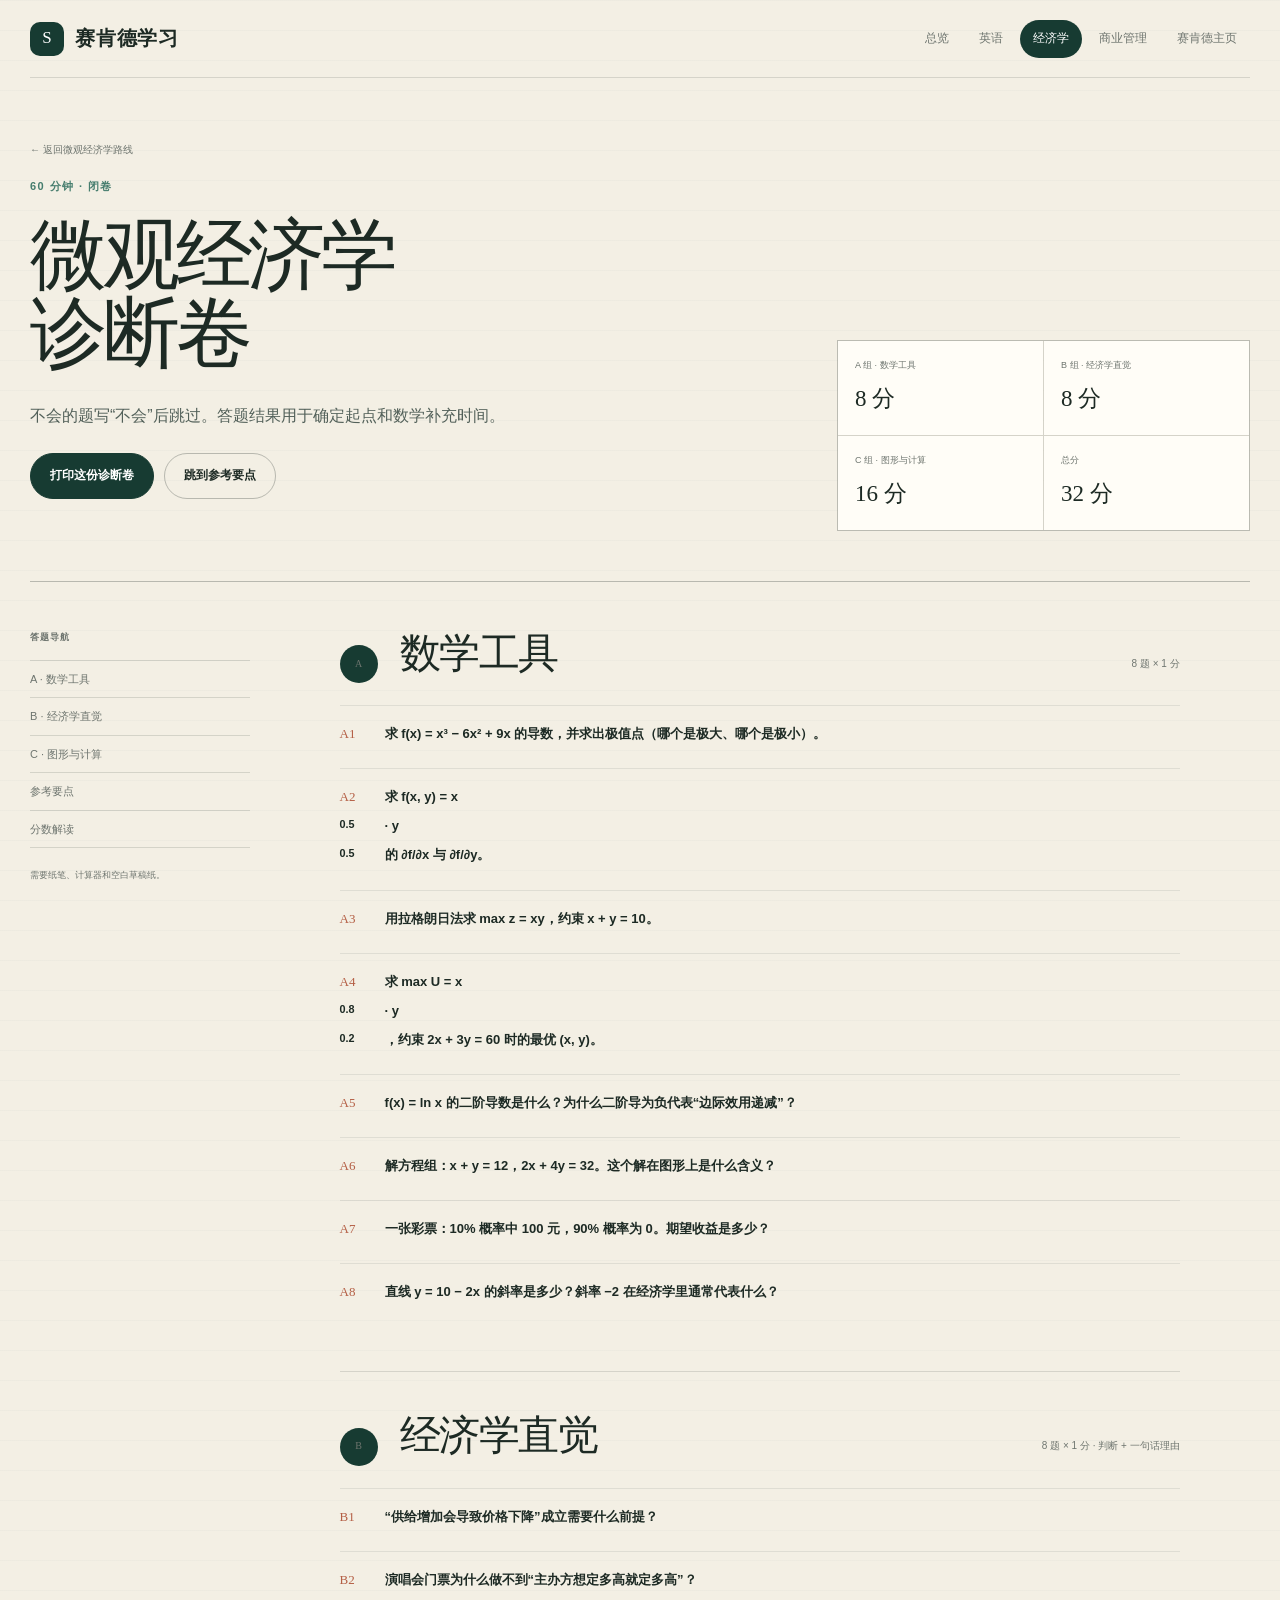
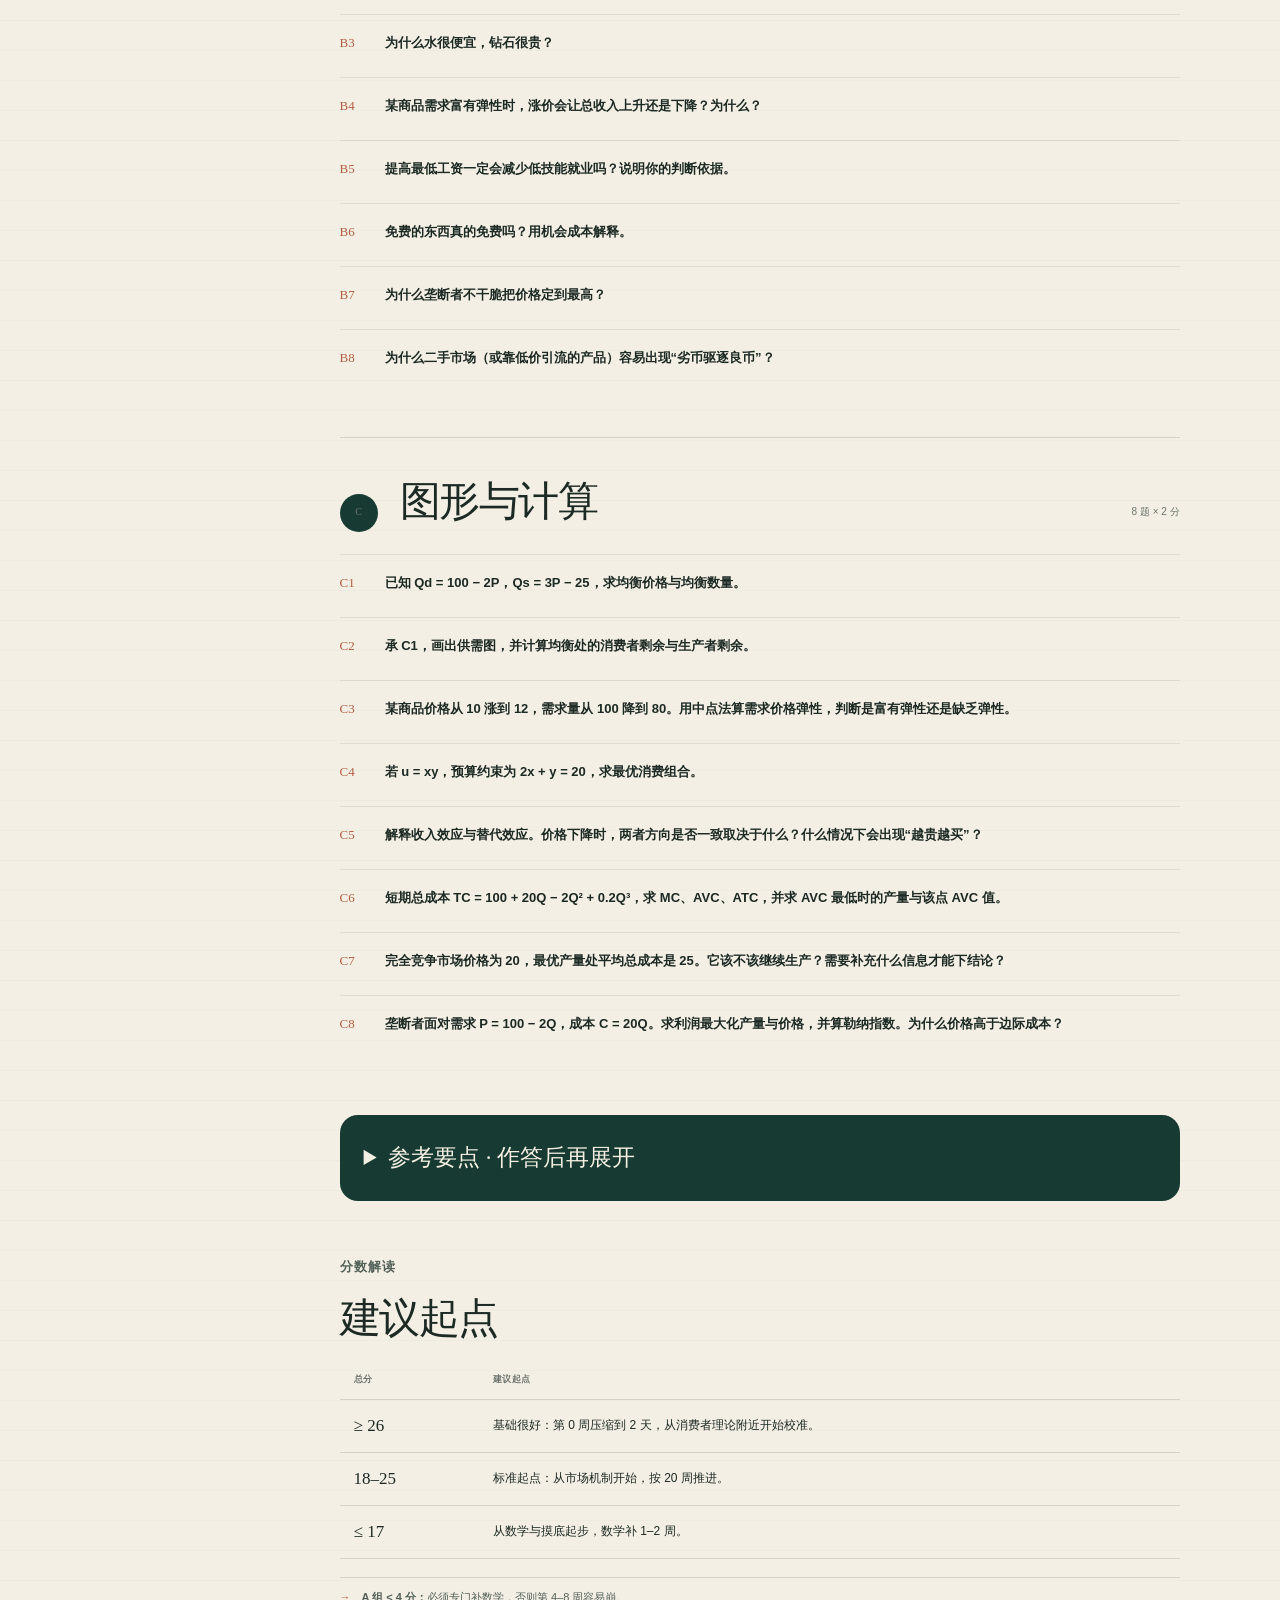
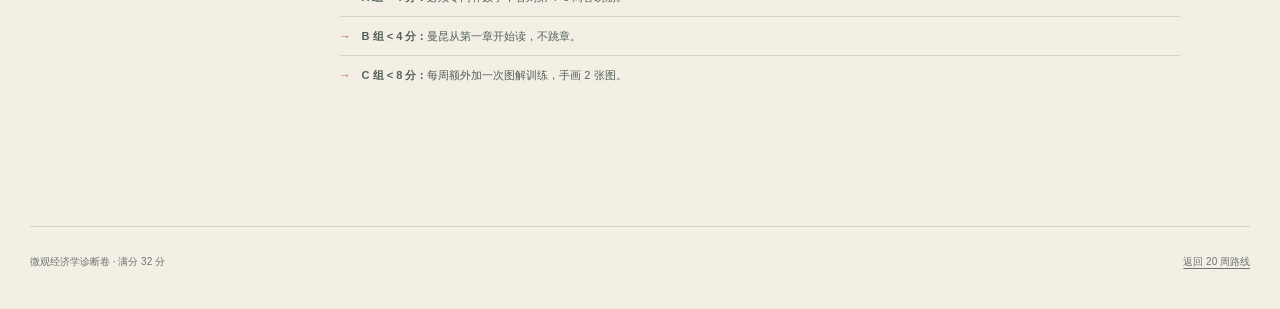
<file: economics/microeconomics/diagnostic.html>
<!doctype html>
<html lang="zh-CN">
<head>
  <meta charset="utf-8" />
  <meta name="viewport" content="width=device-width, initial-scale=1" />
  <title>微观经济学诊断卷｜赛肯德学习</title>
  <meta name="description" content="24 题、60 分钟闭卷微观经济学诊断卷，含参考要点与分数解读。" />
  <meta name="theme-color" content="#f3efe4" />
  <link rel="canonical" href="https://learn.saikende.cn/economics/microeconomics/diagnostic.html" />
  <link rel="icon" href="data:image/svg+xml,%3Csvg xmlns='http://www.w3.org/2000/svg' viewBox='0 0 64 64'%3E%3Crect width='64' height='64' rx='17' fill='%23173b32'/%3E%3Cpath d='M18 18h28v7H18zm0 11h20v7H18zm0 11h28v7H18z' fill='%23f3efe4'/%3E%3C/svg%3E" />
  <link rel="stylesheet" href="../../assets/site.css" />
  <link rel="stylesheet" href="../../assets/content.css" />
</head>
<body>
  <header class="page-wrap site-head">
    <a class="brand" href="/" aria-label="赛肯德学习首页">
      <span class="brand-mark">S</span>
      <span class="brand-copy"><strong>赛肯德学习</strong></span>
    </a>
    <nav class="site-nav" aria-label="主导航">
      <a href="/">总览</a>
      <a href="../../english/">英语</a>
      <a href="./" aria-current="page">经济学</a>
      <a href="../../business/">商业管理</a>
      <a href="https://saikende.cn/">赛肯德主页</a>
    </nav>
  </header>

  <main class="page-wrap">
    <section class="track-hero">
      <div>
        <a class="back-link" href="./">← 返回微观经济学路线</a>
        <p class="hero-mark">60 分钟 · 闭卷</p>
        <h1>微观经济学<br />诊断卷</h1>
        <p class="hero-lead">不会的题写“不会”后跳过。答题结果用于确定起点和数学补充时间。</p>
        <div class="diagnostic-actions">
          <button class="button button--primary" type="button" data-print>打印这份诊断卷</button>
          <a class="button" href="#answers">跳到参考要点</a>
        </div>
      </div>
      <aside class="track-aside">
        <div class="stat-grid">
          <div class="stat"><small>A 组 · 数学工具</small><strong>8 分</strong></div>
          <div class="stat"><small>B 组 · 经济学直觉</small><strong>8 分</strong></div>
          <div class="stat"><small>C 组 · 图形与计算</small><strong>16 分</strong></div>
          <div class="stat"><small>总分</small><strong>32 分</strong></div>
        </div>
      </aside>
    </section>

    <div class="article-shell">
      <aside class="side-index">
        <h2>答题导航</h2>
        <nav aria-label="诊断卷目录">
          <a href="#group-a">A · 数学工具</a>
          <a href="#group-b">B · 经济学直觉</a>
          <a href="#group-c">C · 图形与计算</a>
          <a href="#answers">参考要点</a>
          <a href="#score">分数解读</a>
        </nav>
        <p class="side-note">需要纸笔、计算器和空白草稿纸。</p>
      </aside>

      <article class="content">
        <section class="question-group" id="group-a">
          <div class="group-head"><span class="group-letter">A</span><h2>数学工具</h2><span>8 题 × 1 分</span></div>

          <div class="question"><h3><span>A1</span>求 f(x) = x³ − 6x² + 9x 的导数，并求出极值点（哪个是极大、哪个是极小）。</h3></div>
          <div class="question"><h3><span>A2</span>求 f(x, y) = x<sup>0.5</sup> · y<sup>0.5</sup> 的 ∂f/∂x 与 ∂f/∂y。</h3></div>
          <div class="question"><h3><span>A3</span>用拉格朗日法求 max z = xy，约束 x + y = 10。</h3></div>
          <div class="question"><h3><span>A4</span>求 max U = x<sup>0.8</sup> · y<sup>0.2</sup>，约束 2x + 3y = 60 时的最优 (x, y)。</h3></div>
          <div class="question"><h3><span>A5</span>f(x) = ln x 的二阶导数是什么？为什么二阶导为负代表“边际效用递减”？</h3></div>
          <div class="question"><h3><span>A6</span>解方程组：x + y = 12，2x + 4y = 32。这个解在图形上是什么含义？</h3></div>
          <div class="question"><h3><span>A7</span>一张彩票：10% 概率中 100 元，90% 概率为 0。期望收益是多少？</h3></div>
          <div class="question"><h3><span>A8</span>直线 y = 10 − 2x 的斜率是多少？斜率 −2 在经济学里通常代表什么？</h3></div>
        </section>

        <section class="question-group" id="group-b">
          <div class="group-head"><span class="group-letter">B</span><h2>经济学直觉</h2><span>8 题 × 1 分 · 判断 + 一句话理由</span></div>

          <div class="question"><h3><span>B1</span>“供给增加会导致价格下降”成立需要什么前提？</h3></div>
          <div class="question"><h3><span>B2</span>演唱会门票为什么做不到“主办方想定多高就定多高”？</h3></div>
          <div class="question"><h3><span>B3</span>为什么水很便宜，钻石很贵？</h3></div>
          <div class="question"><h3><span>B4</span>某商品需求富有弹性时，涨价会让总收入上升还是下降？为什么？</h3></div>
          <div class="question"><h3><span>B5</span>提高最低工资一定会减少低技能就业吗？说明你的判断依据。</h3></div>
          <div class="question"><h3><span>B6</span>免费的东西真的免费吗？用机会成本解释。</h3></div>
          <div class="question"><h3><span>B7</span>为什么垄断者不干脆把价格定到最高？</h3></div>
          <div class="question"><h3><span>B8</span>为什么二手市场（或靠低价引流的产品）容易出现“劣币驱逐良币”？</h3></div>
        </section>

        <section class="question-group" id="group-c">
          <div class="group-head"><span class="group-letter">C</span><h2>图形与计算</h2><span>8 题 × 2 分</span></div>

          <div class="question"><h3><span>C1</span>已知 Qd = 100 − 2P，Qs = 3P − 25，求均衡价格与均衡数量。</h3></div>
          <div class="question"><h3><span>C2</span>承 C1，画出供需图，并计算均衡处的消费者剩余与生产者剩余。</h3></div>
          <div class="question"><h3><span>C3</span>某商品价格从 10 涨到 12，需求量从 100 降到 80。用中点法算需求价格弹性，判断是富有弹性还是缺乏弹性。</h3></div>
          <div class="question"><h3><span>C4</span>若 u = xy，预算约束为 2x + y = 20，求最优消费组合。</h3></div>
          <div class="question"><h3><span>C5</span>解释收入效应与替代效应。价格下降时，两者方向是否一致取决于什么？什么情况下会出现“越贵越买”？</h3></div>
          <div class="question"><h3><span>C6</span>短期总成本 TC = 100 + 20Q − 2Q² + 0.2Q³，求 MC、AVC、ATC，并求 AVC 最低时的产量与该点 AVC 值。</h3></div>
          <div class="question"><h3><span>C7</span>完全竞争市场价格为 20，最优产量处平均总成本是 25。它该不该继续生产？需要补充什么信息才能下结论？</h3></div>
          <div class="question"><h3><span>C8</span>垄断者面对需求 P = 100 − 2Q，成本 C = 20Q。求利润最大化产量与价格，并算勒纳指数。为什么价格高于边际成本？</h3></div>
        </section>

        <details class="answer-key" id="answers">
          <summary>参考要点 · 作答后再展开</summary>
          <table class="answer-table">
            <thead><tr><th>题号</th><th>参考要点</th></tr></thead>
            <tbody>
              <tr><th>A1</th><td>f′(x) = 3x² − 12x + 9 = 3(x−1)(x−3)；f″(x) = 6x − 12 → x=1 为极大，x=3 为极小。</td></tr>
              <tr><th>A2</th><td>∂f/∂x = 0.5 · x<sup>−0.5</sup> · y<sup>0.5</sup>；∂f/∂y = 0.5 · x<sup>0.5</sup> · y<sup>−0.5</sup>。</td></tr>
              <tr><th>A3</th><td>x = y = 5，z = 25。一阶条件 y = λ、x = λ，得到 x = y。</td></tr>
              <tr><th>A4</th><td>x = 24，y = 4。Cobb-Douglas 份额法则：x = αM/pₓ，y = βM/pᵧ。</td></tr>
              <tr><th>A5</th><td>f″(x) = −1/x² &lt; 0；二阶导为负表示边际量递减。</td></tr>
              <tr><th>A6</th><td>y = 4，x = 8；两条直线的交点。</td></tr>
              <tr><th>A7</th><td>10 元。</td></tr>
              <tr><th>A8</th><td>斜率 −2；x 每增加 1 单位，y 下降 2，即机会成本 / 边际替代率。</td></tr>
              <tr><th>B1</th><td>需求曲线不变（供给曲线右移），且市场价格可自由调整。</td></tr>
              <tr><th>B2</th><td>需求曲线向下倾斜：定价越高，购买人数越少；主办方是在需求曲线上选点，不能随意脱离市场。</td></tr>
              <tr><th>B3</th><td>总效用与边际效用的区别：水的边际效用低（供给多），钻石的边际效用高（供给少）。</td></tr>
              <tr><th>B4</th><td>下降。涨价带来的单位收益被销量下降完全抵消时，|E| &gt; 1。</td></tr>
              <tr><th>B5</th><td>不一定。取决于劳动需求弹性与市场结构；竞争市场、需求缺乏弹性时失业效应小，还可能被买方垄断下的就业增加抵消。</td></tr>
              <tr><th>B6</th><td>不免费。时间、注意力、替代方案的收益都是机会成本。</td></tr>
              <tr><th>B7</th><td>受需求曲线约束：定价过高会失去销量，垄断者的最优解是 MR = MC。</td></tr>
              <tr><th>B8</th><td>信息不对称导致逆向选择：买方无法区分质量，只愿出平均价，好货退出市场。</td></tr>
              <tr><th>C1</th><td>100 − 2P = 3P − 25 → P = 25，Q = 50。</td></tr>
              <tr><th>C2</th><td>CS = ½ × 50 × (50 − 25) = 625；PS = ½ × 50 × (25 − 25/3) ≈ 416.7。</td></tr>
              <tr><th>C3</th><td>(−20/90) ÷ (2/11) ≈ −1.22 → 富有弹性。</td></tr>
              <tr><th>C4</th><td>x = 5，y = 10。</td></tr>
              <tr><th>C5</th><td>替代效应恒为负（价格降、需求增）；收入效应方向取决于商品类型：正常品同向、劣等品反向；吉芬品是收入效应压倒替代效应。</td></tr>
              <tr><th>C6</th><td>MC = 20 − 4Q + 0.6Q²；AVC = 20 − 2Q + 0.2Q²；ATC = 100/Q + 20 − 2Q + 0.2Q²；AVC 最低在 Q = 5，此时 AVC = 15。</td></tr>
              <tr><th>C7</th><td>需要知道 AVC：若 P ≥ AVC 则短期继续生产（亏损小于固定成本），否则停业。</td></tr>
              <tr><th>C8</th><td>MR = 100 − 4Q = MC = 20 → Q = 20，P = 60；勒纳指数 = (60 − 20)/60 ≈ 0.67；因为垄断者面对向下倾斜的需求曲线，多卖一单位必须降价。</td></tr>
            </tbody>
          </table>
        </details>

        <section class="content-section" id="score" style="margin-top: 54px;">
          <p class="section-kicker">分数解读</p>
          <h2>建议起点</h2>
          <table class="score-table">
            <thead><tr><th>总分</th><th>建议起点</th></tr></thead>
            <tbody>
              <tr><td>≥ 26</td><td>基础很好：第 0 周压缩到 2 天，从消费者理论附近开始校准。</td></tr>
              <tr><td>18–25</td><td>标准起点：从市场机制开始，按 20 周推进。</td></tr>
              <tr><td>≤ 17</td><td>从数学与摸底起步，数学补 1–2 周。</td></tr>
            </tbody>
          </table>
          <ul class="signal-list">
            <li><strong>A 组 &lt; 4 分：</strong>必须专门补数学，否则第 4–8 周容易崩。</li>
            <li><strong>B 组 &lt; 4 分：</strong>曼昆从第一章开始读，不跳章。</li>
            <li><strong>C 组 &lt; 8 分：</strong>每周额外加一次图解训练，手画 2 张图。</li>
          </ul>
        </section>
      </article>
    </div>
  </main>

  <footer class="page-wrap site-footer">
    <p>微观经济学诊断卷 · 满分 32 分</p>
    <p><a href="./">返回 20 周路线</a></p>
  </footer>

  <script src="../../assets/app.js"></script>
</body>
</html>
</file>
<file: assets/site.css>
:root {
  color-scheme: light;
  --paper: #f3efe4;
  --paper-2: #e9e2d3;
  --surface: #fffdf7;
  --ink: #1d2a24;
  --muted: #6e756f;
  --forest: #173b32;
  --forest-2: #245348;
  --mint: #467d6e;
  --ochre: #c5933b;
  --clay: #b45f45;
  --line: rgba(29, 42, 36, .14);
  --line-strong: rgba(29, 42, 36, .28);
  --focus: #b87420;
  --serif: "Songti SC", "STSong", "Noto Serif CJK SC", "Times New Roman", serif;
  --sans: "Hiragino Sans GB", "Microsoft YaHei", "Noto Sans CJK SC", sans-serif;
}
* { box-sizing: border-box; }
html { min-width: 320px; scroll-behavior: smooth; background: var(--paper); }
body {
  margin: 0;
  color: var(--ink);
  background:
    linear-gradient(rgba(23,59,50,.025) 1px, transparent 1px),
    var(--paper);
  background-size: 100% 30px;
  font-family: var(--sans);
  font-size: 15px;
  line-height: 1.65;
  overflow-x: hidden;
  -webkit-font-smoothing: antialiased;
  text-rendering: optimizeLegibility;
}
a { color: inherit; }
button { font: inherit; color: inherit; }
:focus-visible { outline: 3px solid var(--focus); outline-offset: 3px; }
.page-wrap { width: min(calc(100% - 40px), 1220px); margin: 0 auto; }

.site-head {
  min-height: 78px;
  display: flex;
  align-items: center;
  justify-content: space-between;
  gap: 28px;
  border-bottom: 1px solid var(--line);
}
.brand { display: inline-flex; align-items: center; gap: 11px; text-decoration: none; }
.brand-mark {
  display: grid;
  width: 34px;
  height: 34px;
  place-items: center;
  border-radius: 10px;
  color: #fff;
  background: var(--forest);
  font-family: var(--serif);
  font-size: 17px;
}
.brand-copy { display: flex; align-items: baseline; gap: 8px; }
.brand-copy strong { font-family: var(--serif); font-size: 20px; font-weight: 600; letter-spacing: .04em; }
.brand-copy span { color: var(--muted); font-size: 10px; letter-spacing: .12em; }
.site-nav { display: flex; align-items: center; gap: 4px; }
.site-nav a {
  display: inline-flex;
  align-items: center;
  min-height: 38px;
  padding: 0 13px;
  border-radius: 999px;
  color: var(--muted);
  font-size: 12px;
  text-decoration: none;
  transition: color .16s ease, background .16s ease;
}
.site-nav a:hover { color: var(--ink); background: rgba(255,255,255,.55); }
.site-nav a[aria-current="page"] { color: #fff; background: var(--forest); }
.home-hero {
  display: grid;
  grid-template-columns: minmax(0, 1.42fr) minmax(300px, .58fr);
  gap: clamp(38px, 7vw, 96px);
  align-items: end;
  padding: clamp(52px, 8vw, 106px) 0 54px;
}
.hero-copy { max-width: 760px; }
.hero-mark { margin: 0 0 22px; color: var(--mint); font-size: 11px; font-weight: 700; letter-spacing: .13em; }
.home-hero h1,
.track-hero h1 {
  margin: 0;
  font-family: var(--serif);
  font-size: clamp(50px, 7vw, 92px);
  font-weight: 500;
  line-height: 1.02;
  letter-spacing: -.055em;
}
.home-hero h1 em { font-style: normal; color: var(--clay); }
.hero-lead { max-width: 630px; margin: 28px 0 0; color: #526059; font-size: 16px; line-height: 1.85; }
.hero-actions { display: flex; flex-wrap: wrap; gap: 10px; margin-top: 30px; }
.button {
  display: inline-flex;
  align-items: center;
  gap: 12px;
  min-height: 46px;
  padding: 0 19px;
  border: 1px solid var(--line-strong);
  border-radius: 999px;
  font-size: 12px;
  font-weight: 650;
  text-decoration: none;
  transition: transform .18s ease, background .18s ease;
}
.button:hover { transform: translateY(-2px); }
.button--primary { color: #fff; background: var(--forest); border-color: var(--forest); }
.today-card {
  position: relative;
  overflow: hidden;
  padding: 27px;
  border-radius: 24px 24px 24px 5px;
  color: #f4efe3;
  background: var(--forest);
  box-shadow: 0 28px 70px rgba(23,59,50,.16);
}
.today-card::before {
  position: absolute;
  top: -92px;
  right: -82px;
  width: 230px;
  height: 230px;
  border: 1px solid rgba(255,255,255,.12);
  border-radius: 50%;
  content: "";
}
.today-card h2 { margin: 0 0 22px; font-family: var(--serif); font-size: 23px; font-weight: 500; }
.today-list { display: grid; gap: 0; margin: 0; padding: 0; list-style: none; }
.today-list li { display: grid; grid-template-columns: 34px 1fr; gap: 11px; padding: 14px 0; border-top: 1px solid rgba(255,255,255,.13); }
.today-list span { color: var(--ochre); font-family: var(--serif); font-size: 12px; }
.today-list a { text-decoration-color: rgba(255,255,255,.3); text-underline-offset: 3px; }
.today-list small { display: block; margin-top: 2px; color: rgba(244,239,227,.55); font-size: 10px; }
.today-date { margin: 19px 0 0; color: rgba(244,239,227,.45); font-size: 9px; letter-spacing: .08em; }

.priority-band {
  display: grid;
  grid-template-columns: repeat(3, 1fr);
  margin: 0 0 76px;
  border-top: 1px solid var(--line-strong);
  border-bottom: 1px solid var(--line-strong);
}
.priority-item { min-height: 118px; padding: 20px 24px; display: grid; grid-template-columns: 32px 1fr; gap: 13px; }
.priority-item + .priority-item { border-left: 1px solid var(--line); }
.priority-item > span { color: var(--mint); font-family: var(--serif); font-size: 12px; }
.priority-item h2 { margin: 0 0 5px; font-family: var(--serif); font-size: 22px; font-weight: 500; }
.priority-item p { margin: 0; color: var(--muted); font-size: 11px; line-height: 1.6; }

.section { padding: 0 0 76px; }
.section-heading { display: flex; align-items: end; justify-content: space-between; gap: 24px; margin-bottom: 24px; }
.section-heading h2 { margin: 0; font-family: var(--serif); font-size: clamp(32px, 4vw, 48px); font-weight: 500; letter-spacing: -.035em; }
.section-heading p { max-width: 410px; margin: 0; color: var(--muted); font-size: 12px; line-height: 1.7; text-align: right; }
.focus-grid { display: grid; grid-template-columns: 1.15fr .85fr; gap: 14px; }
.focus-card {
  position: relative;
  min-height: 330px;
  padding: 29px;
  display: flex;
  flex-direction: column;
  border: 1px solid var(--line);
  border-radius: 22px;
  background: rgba(255,253,247,.68);
  text-decoration: none;
  transition: transform .2s ease, border-color .2s ease;
}
.focus-card:hover { transform: translateY(-3px); border-color: var(--line-strong); }
.focus-card--dark { color: #f5f0e4; background: var(--forest); border-color: var(--forest); }
.focus-top { display: flex; align-items: center; justify-content: space-between; gap: 16px; }
.focus-tag { font-size: 10px; letter-spacing: .08em; opacity: .66; }
.focus-arrow { font-size: 18px; }
.focus-card h3 { max-width: 560px; margin: auto 0 12px; font-family: var(--serif); font-size: clamp(32px, 4vw, 48px); font-weight: 500; line-height: 1.08; letter-spacing: -.04em; }
.focus-card p { max-width: 540px; margin: 0; color: var(--muted); font-size: 12px; line-height: 1.8; }
.focus-card--dark p { color: rgba(245,240,228,.58); }
.focus-meta { display: flex; flex-wrap: wrap; gap: 8px 16px; margin-top: 22px; color: var(--muted); font-size: 10px; }
.focus-card--dark .focus-meta { color: rgba(245,240,228,.5); }

.map-list { margin: 0; padding: 0; list-style: none; border-top: 1px solid var(--line-strong); }
.map-row { display: grid; grid-template-columns: 48px minmax(150px, .56fr) 1fr auto; gap: 18px; align-items: center; padding: 19px 8px; border-bottom: 1px solid var(--line); }
.map-row > span:first-child { color: var(--muted); font-family: var(--serif); font-size: 11px; }
.map-row h3 { margin: 0; font-family: var(--serif); font-size: 21px; font-weight: 500; }
.map-row p { margin: 0; color: var(--muted); font-size: 11px; line-height: 1.7; }
.map-status { padding: 5px 9px; border: 1px solid var(--line); border-radius: 999px; color: var(--muted); font-size: 9px; white-space: nowrap; }
.map-status--now { color: var(--forest); border-color: rgba(23,59,50,.35); background: rgba(70,125,110,.08); }

.weekly-panel {
  display: grid;
  grid-template-columns: .82fr 1.18fr;
  gap: 34px;
  padding: 34px;
  border-radius: 24px;
  color: #f4efe3;
  background: var(--forest);
}
.weekly-intro h2 { margin: 0 0 14px; font-family: var(--serif); font-size: 38px; font-weight: 500; line-height: 1.1; }
.weekly-intro p { max-width: 340px; margin: 0; color: rgba(244,239,227,.58); font-size: 12px; line-height: 1.8; }
.weekly-count { display: inline-block; margin-top: 24px; color: var(--ochre); font-size: 11px; }
.check-list { display: grid; gap: 8px; }
.check-item {
  width: 100%;
  min-height: 49px;
  padding: 10px 14px;
  display: grid;
  grid-template-columns: 24px 1fr auto;
  gap: 11px;
  align-items: center;
  border: 1px solid rgba(255,255,255,.13);
  border-radius: 12px;
  color: #f4efe3;
  background: rgba(255,255,255,.035);
  text-align: left;
  cursor: pointer;
}
.check-box { display: grid; width: 21px; height: 21px; place-items: center; border: 1px solid rgba(255,255,255,.3); border-radius: 50%; font-size: 11px; }
.check-item span:nth-child(2) { font-size: 12px; }
.check-item small { color: rgba(244,239,227,.43); font-size: 9px; }
.check-item[aria-pressed="true"] { color: rgba(244,239,227,.5); background: rgba(255,255,255,.07); }
.check-item[aria-pressed="true"] span:nth-child(2) { text-decoration: line-through; }
.check-item[aria-pressed="true"] .check-box { color: var(--forest); background: var(--ochre); border-color: var(--ochre); }

.site-footer { display: flex; justify-content: space-between; gap: 24px; padding: 27px 0 38px; border-top: 1px solid var(--line); color: var(--muted); font-size: 10px; }
.site-footer p { margin: 0; }
.site-footer a { text-underline-offset: 3px; }

.track-hero { display: grid; grid-template-columns: 1.3fr .7fr; gap: 40px; align-items: end; padding: 58px 0 48px; border-bottom: 1px solid var(--line-strong); }
.track-hero h1 { font-size: clamp(48px, 6vw, 82px); }
.track-hero .hero-lead { max-width: 680px; }
.track-aside { padding: 24px 0 2px; }
.stat-grid { display: grid; grid-template-columns: repeat(2, 1fr); gap: 1px; background: var(--line); border: 1px solid var(--line); }
.stat { padding: 17px; background: var(--surface); }
.stat small { display: block; margin-bottom: 7px; color: var(--muted); font-size: 9px; }
.stat strong { font-family: var(--serif); font-size: 23px; font-weight: 500; }
.back-link { display: inline-flex; margin-bottom: 18px; color: var(--muted); font-size: 10px; text-decoration: none; }
.back-link:hover { color: var(--ink); }

@media (max-width: 880px) {
  .home-hero, .track-hero { grid-template-columns: 1fr; }
  .today-card { max-width: 600px; }
  .priority-band { grid-template-columns: 1fr; }
  .priority-item + .priority-item { border-top: 1px solid var(--line); border-left: 0; }
  .focus-grid, .weekly-panel { grid-template-columns: 1fr; }
  .map-row { grid-template-columns: 36px 1fr auto; }
  .map-row p { grid-column: 2 / -1; }
  .track-aside { max-width: 580px; }
}
@media (max-width: 620px) {
  .page-wrap { width: min(calc(100% - 28px), 1220px); }
  .site-head { min-height: 68px; align-items: center; flex-wrap: wrap; gap: 6px; padding: 13px 0 10px; }
  .brand-copy span { display: none; }
  .site-nav { flex: 0 0 100%; gap: 2px; justify-content: space-between; }
  .site-nav a { min-height: 31px; padding: 0 7px; font-size: 10px; }
  .home-hero { padding: 38px 0 36px; }
  .home-hero h1 { font-size: clamp(38px, 11vw, 50px); }
  .hero-lead { font-size: 14px; }
  .priority-band { margin-bottom: 56px; }
  .section { padding-bottom: 56px; }
  .section-heading { display: block; }
  .section-heading p { margin-top: 10px; text-align: left; }
  .focus-card { min-height: 290px; padding: 23px; }
  .map-row { grid-template-columns: 30px 1fr; gap: 10px 12px; }
  .map-status { justify-self: start; grid-column: 2; }
  .weekly-panel { padding: 24px 19px; }
  .check-item { grid-template-columns: 24px 1fr; }
  .check-item small { display: none; }
  .site-footer { display: block; line-height: 1.7; }
  .site-footer p + p { margin-top: 6px; }
  .track-hero { padding: 40px 0 36px; }
  .track-hero h1 { font-size: clamp(43px, 13vw, 60px); }
}
@media (prefers-reduced-motion: reduce) {
  html { scroll-behavior: auto; }
  *, *::before, *::after { transition-duration: .01ms !important; }
}
</file>
<file: assets/content.css>
.article-shell {
  display: grid;
  grid-template-columns: 220px minmax(0, 1fr);
  gap: clamp(38px, 7vw, 92px);
  padding: 48px 0 78px;
}
.side-index { position: sticky; top: 24px; align-self: start; }
.side-index h2 { margin: 0 0 15px; color: var(--muted); font-size: 9px; font-weight: 650; letter-spacing: .11em; }
.side-index nav { display: grid; gap: 0; border-top: 1px solid var(--line); }
.side-index a { padding: 10px 0; border-bottom: 1px solid var(--line); color: var(--muted); font-size: 11px; line-height: 1.5; text-decoration: none; }
.side-index a:hover { color: var(--ink); }
.side-note { margin: 20px 0 0; color: var(--muted); font-size: 9px; line-height: 1.7; }
.content { min-width: 0; max-width: 840px; }
.content-section { padding: 0 0 54px; scroll-margin-top: 24px; }
.content-section + .content-section { border-top: 1px solid var(--line); padding-top: 44px; }
.section-kicker { margin: 0 0 7px; color: var(--mint); font-size: 9px; font-weight: 700; letter-spacing: .1em; }
.content h2 { margin: 0 0 18px; font-family: var(--serif); font-size: clamp(29px, 3.4vw, 41px); font-weight: 500; line-height: 1.15; letter-spacing: -.035em; }
.content h3 { margin: 0 0 9px; font-family: var(--serif); font-size: 24px; font-weight: 500; line-height: 1.25; }
.content p { margin: 0 0 15px; color: #536159; font-size: 13px; line-height: 1.9; }
.content p strong { color: var(--ink); }
.lead-box {
  margin: 0 0 28px;
  padding: 24px 26px;
  border-left: 3px solid var(--ochre);
  border-radius: 0 16px 16px 0;
  background: rgba(255,253,247,.7);
}
.lead-box p:last-child { margin-bottom: 0; }
.rule-grid { display: grid; grid-template-columns: repeat(3, 1fr); gap: 10px; margin: 22px 0 0; }
.rule { min-height: 130px; padding: 18px; border: 1px solid var(--line); border-radius: 16px; background: rgba(255,253,247,.55); }
.rule span { color: var(--clay); font-family: var(--serif); font-size: 12px; }
.rule h3 { margin: 22px 0 5px; font-size: 18px; }
.rule p { margin: 0; font-size: 10px; line-height: 1.7; }
.stage-list { display: grid; gap: 10px; }
.stage {
  padding: 0;
  border: 1px solid var(--line);
  border-radius: 16px;
  background: rgba(255,253,247,.62);
  overflow: hidden;
}
.stage summary {
  padding: 19px 21px;
  display: grid;
  grid-template-columns: 54px 1fr auto;
  gap: 15px;
  align-items: center;
  cursor: pointer;
  list-style: none;
}
.stage summary::-webkit-details-marker { display: none; }
.stage summary > span:first-child { color: var(--mint); font-family: var(--serif); font-size: 11px; }
.stage summary h3 { margin: 0; font-size: 20px; }
.stage summary small { display: block; margin-top: 2px; color: var(--muted); font-size: 9px; }
.stage summary::after { content: "+"; color: var(--muted); font-family: var(--serif); font-size: 20px; }
.stage[open] summary::after { content: "−"; }
.stage[open] summary { border-bottom: 1px solid var(--line); background: rgba(70,125,110,.055); }
.stage-body { padding: 21px; }
.stage-body p:last-child { margin-bottom: 0; }
.dod-list { margin: 13px 0 0; padding: 0 0 0 19px; color: #536159; font-size: 12px; line-height: 1.8; }
.dod-list li { padding-left: 3px; }
.dod-list li::marker { color: var(--mint); }
.example { margin-top: 18px; padding: 14px 16px; border-radius: 11px; color: #6c4a29; background: #f3e6cb; font-size: 11px; line-height: 1.75; }
.example strong { color: #50331a; }

.diagnostic-actions { display: flex; flex-wrap: wrap; gap: 10px; margin: 22px 0 34px; }
.question-group { padding: 0 0 45px; }
.question-group + .question-group { border-top: 1px solid var(--line); padding-top: 40px; }
.group-head { display: grid; grid-template-columns: 44px 1fr auto; gap: 16px; align-items: baseline; margin-bottom: 22px; }
.group-letter { display: grid; width: 38px; height: 38px; place-items: center; border-radius: 50%; color: #fff; background: var(--forest); font-family: var(--serif); font-size: 16px; }
.group-head h2 { margin: 0; }
.group-head span { color: var(--muted); font-size: 10px; }
.question { padding: 17px 0; border-top: 1px solid rgba(29,42,36,.09); }
.question:first-of-type { border-top: 0; }
.question h3 { display: grid; grid-template-columns: 38px 1fr; gap: 7px; margin: 0 0 6px; font-family: var(--sans); font-size: 13px; font-weight: 650; line-height: 1.7; }
.question h3 span { color: var(--clay); font-family: var(--serif); font-weight: 500; }
.question p { margin: 0 0 0 45px; font-size: 12px; line-height: 1.8; }
.answer-key { margin-top: 12px; padding: 24px; border-radius: 18px; color: #f4efe3; background: var(--forest); }
.answer-key summary { cursor: pointer; font-family: var(--serif); font-size: 23px; }
.answer-table { width: 100%; margin-top: 20px; border-collapse: collapse; font-size: 11px; line-height: 1.7; }
.answer-table th, .answer-table td { padding: 11px 12px; border-top: 1px solid rgba(255,255,255,.13); text-align: left; vertical-align: top; }
.answer-table th { width: 58px; color: var(--ochre); font-family: var(--serif); font-weight: 500; }
.score-table { width: 100%; margin: 15px 0 0; border-collapse: collapse; font-size: 12px; }
.score-table th, .score-table td { padding: 12px 14px; border-bottom: 1px solid var(--line); text-align: left; }
.score-table th { color: var(--muted); font-size: 9px; font-weight: 650; letter-spacing: .05em; }
.score-table td:first-child { font-family: var(--serif); font-size: 17px; }
.signal-list { margin: 18px 0 0; padding: 0; list-style: none; }
.signal-list li { padding: 10px 0 10px 22px; border-top: 1px solid var(--line); color: #536159; font-size: 11px; }
.signal-list li::before { float: left; margin-left: -22px; color: var(--clay); content: "→"; }

.exam-strip { display: grid; grid-template-columns: repeat(3, 1fr); gap: 1px; margin: 0 0 38px; border: 1px solid var(--line); background: var(--line); }
.exam-strip div { min-height: 116px; padding: 18px; background: var(--surface); }
.exam-strip small { display: block; margin-bottom: 8px; color: var(--muted); font-size: 9px; }
.exam-strip strong { font-family: var(--serif); font-size: 27px; font-weight: 500; line-height: 1.2; }
.exam-strip p { margin: 5px 0 0; color: var(--muted); font-size: 9px; line-height: 1.5; }
.week-plan { margin: 0; padding: 0; list-style: none; border-top: 1px solid var(--line-strong); }
.week-plan li { display: grid; grid-template-columns: 130px 1fr; gap: 22px; padding: 20px 0; border-bottom: 1px solid var(--line); }
.week-plan time { color: var(--clay); font-family: var(--serif); font-size: 14px; }
.week-plan h3 { margin: 0 0 4px; font-size: 19px; }
.week-plan p { margin: 0; font-size: 11px; }
.daily-table, .map-table { width: 100%; border-collapse: collapse; font-size: 11px; }
.daily-table th, .daily-table td, .map-table th, .map-table td { padding: 12px 10px; border-bottom: 1px solid var(--line); text-align: left; vertical-align: top; }
.daily-table th, .map-table th { color: var(--muted); font-size: 9px; font-weight: 650; letter-spacing: .04em; }
.daily-table td:first-child { font-family: var(--serif); font-size: 15px; white-space: nowrap; }
.resource-list { margin: 0; padding: 0; list-style: none; border-top: 1px solid var(--line); }
.resource-list li { display: grid; grid-template-columns: 120px 1fr; gap: 18px; padding: 14px 0; border-bottom: 1px solid var(--line); font-size: 11px; }
.resource-list span { color: var(--muted); }
.resource-list a { text-underline-offset: 3px; }
.layer { padding: 20px 0; border-top: 1px solid var(--line); }
.layer-head { display: flex; align-items: baseline; justify-content: space-between; gap: 18px; }
.layer h3 { margin: 0; }
.layer-head span { color: var(--muted); font-size: 9px; }
.layer p { margin: 8px 0 0; }
.tag-list { display: flex; flex-wrap: wrap; gap: 6px; margin-top: 13px; }
.tag { padding: 5px 9px; border: 1px solid var(--line); border-radius: 999px; color: var(--muted); font-size: 9px; }

@media (max-width: 820px) {
  .article-shell { grid-template-columns: 1fr; padding-top: 34px; }
  .side-index { position: static; }
  .side-index nav { grid-template-columns: repeat(2, 1fr); }
  .side-index a { padding-right: 10px; }
  .side-note { display: none; }
  .content { max-width: none; }
}
@media (max-width: 620px) {
  .rule-grid, .exam-strip { grid-template-columns: 1fr; }
  .stage summary { grid-template-columns: 40px 1fr auto; padding: 16px; }
  .stage summary h3 { font-size: 18px; }
  .stage-body { padding: 17px; }
  .group-head { grid-template-columns: 38px 1fr; }
  .group-head span { grid-column: 2; }
  .question p { margin-left: 0; }
  .answer-key { padding: 18px; }
  .answer-table th, .answer-table td { padding: 9px 7px; }
  .week-plan li { grid-template-columns: 1fr; gap: 6px; }
  .resource-list li { grid-template-columns: 1fr; gap: 3px; }
  .side-index nav { grid-template-columns: 1fr 1fr; }
}
@media print {
  .site-head, .site-footer, .diagnostic-actions, .back-link { display: none !important; }
  body { background: #fff; }
  .page-wrap { width: 100%; }
  .track-hero { padding-top: 0; }
  .article-shell { display: block; padding: 0; }
  .answer-key { color: #000; background: #fff; border: 1px solid #bbb; }
  .answer-table th, .answer-table td { border-color: #bbb; }
  .answer-table th { color: #000; }
}
</file>
